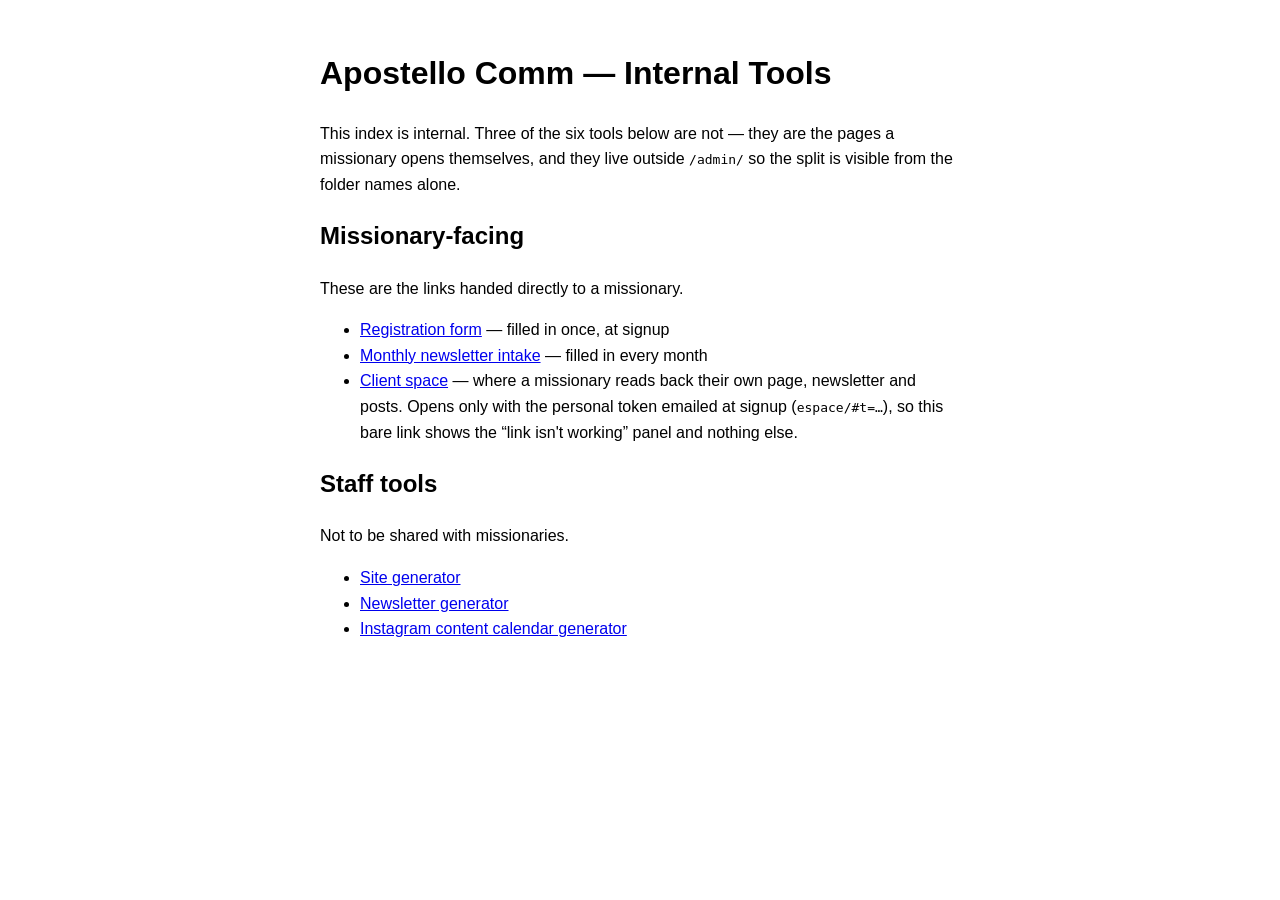
<file: index.html>
<!DOCTYPE html>
<html lang="en">
<head>
<meta charset="UTF-8">
<meta name="viewport" content="width=device-width, initial-scale=1.0">
<title>Apostello Comm — Internal Tools</title>
</head>
<body style="font-family: -apple-system, BlinkMacSystemFont, 'Segoe UI', Roboto, Helvetica, Arial, sans-serif; max-width: 40rem; margin: 3rem auto; padding: 0 1.25rem; line-height: 1.6;">
<h1>Apostello Comm — Internal Tools</h1>
<p>This index is internal. Three of the six tools below are not — they are the
pages a missionary opens themselves, and they live outside
<code>/admin/</code> so the split is visible from the folder names alone.</p>

<h2>Missionary-facing</h2>
<p>These are the links handed directly to a missionary.</p>
<ul>
  <li><a href="registration/">Registration form</a> — filled in once, at signup</li>
  <li><a href="newsletter-intake/">Monthly newsletter intake</a> — filled in every month</li>
  <li><a href="espace/">Client space</a> — where a missionary reads back their own
      page, newsletter and posts. Opens only with the personal token emailed at
      signup (<code>espace/#t=…</code>), so this bare link shows the
      &ldquo;link isn't working&rdquo; panel and nothing else.</li>
</ul>

<h2>Staff tools</h2>
<p>Not to be shared with missionaries.</p>
<ul>
  <li><a href="admin/site-generator/">Site generator</a></li>
  <li><a href="admin/newsletter/">Newsletter generator</a></li>
  <li><a href="admin/instagram-calendar/">Instagram content calendar generator</a></li>
</ul>
</body>
</html>
</file>
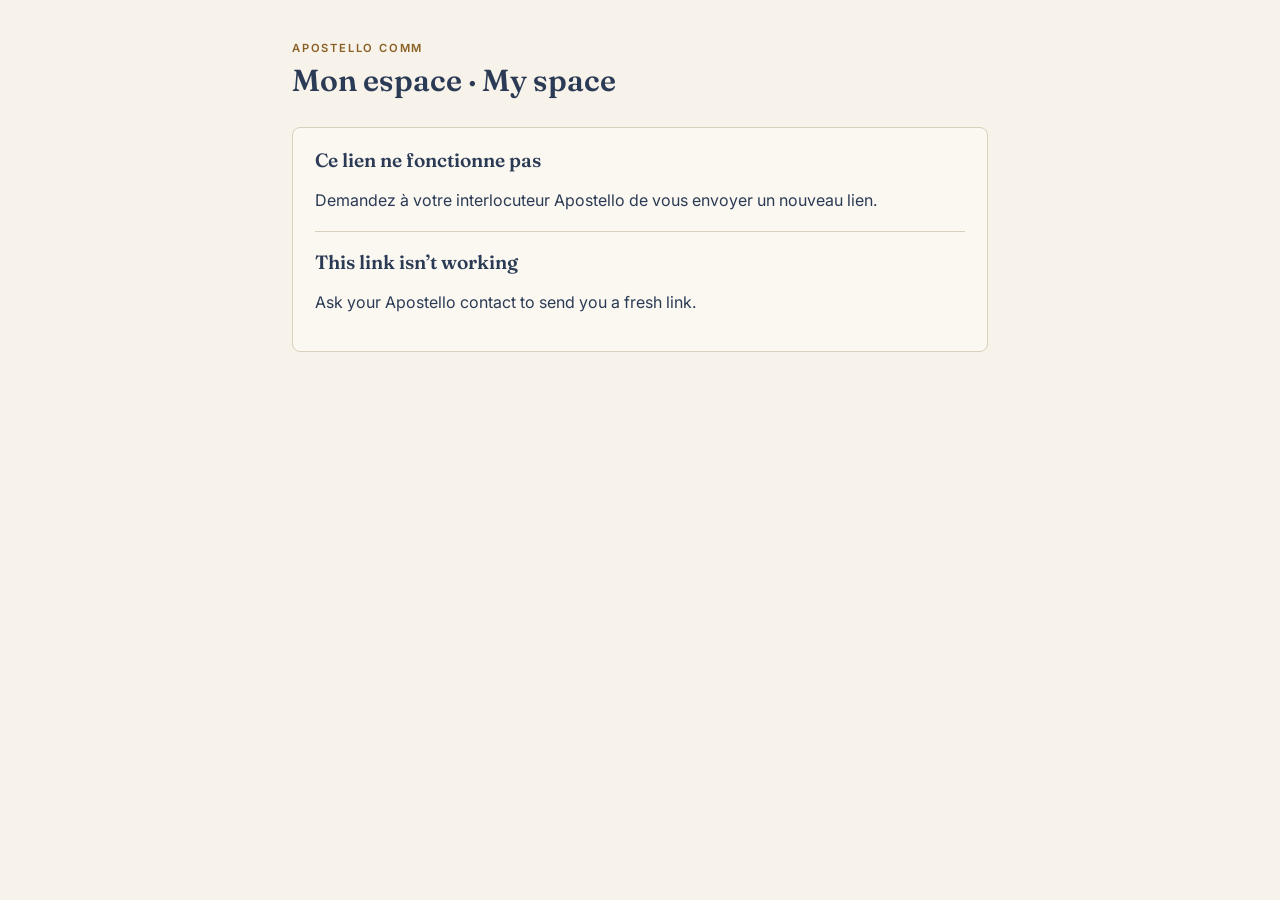
<file: espace/index.html>
<!DOCTYPE html>
<html lang="en">
<head>
<meta charset="UTF-8">
<meta name="viewport" content="width=device-width, initial-scale=1.0">
<!-- Opened by the missionary, never by staff. The token arrives in the URL
     fragment (#t=...), which is not sent in the Referer header and does
     not reach server logs. Nothing here is indexable and nothing should be
     cached by a search engine. -->
<meta name="robots" content="noindex, nofollow">
<title>My space — Apostello Comm</title>
<link rel="preconnect" href="https://fonts.googleapis.com">
<link rel="preconnect" href="https://fonts.gstatic.com" crossorigin>
<link href="https://fonts.googleapis.com/css2?family=Fraunces:opsz,wght@9..144,500;9..144,600&family=Inter:wght@400;500;600&display=swap" rel="stylesheet">
<link rel="stylesheet" href="style.css">
</head>
<body>
<main class="wrap">

  <header class="masthead">
    <p class="eyebrow">Apostello Comm</p>
    <!-- Both languages until the backend tells us which one this client
         reads; replaced by the greeting on success, kept as-is on a
         refusal, where we never find out. -->
    <h1 id="greeting">Mon espace · My space</h1>
    <p class="lede" id="lede">Chargement… · Loading…</p>
  </header>

  <!-- Shown when the token is missing, wrong, or no longer in the sheet, and
       when the backend can't be reached. We don't know the reader's
       language at this point, so both are shown. -->
  <section id="no-access" class="panel panel-quiet" hidden>
    <h2 id="no-access-title">Ce lien ne fonctionne pas</h2>
    <p id="no-access-body"></p>
    <hr class="rule">
    <h2 id="no-access-title-en" lang="en">This link isn’t working</h2>
    <p id="no-access-body-en" lang="en"></p>
  </section>

  <section id="content" hidden>

    <section class="panel">
      <h2 id="site-title">My page</h2>
      <p id="site-body"></p>
      <p id="site-link-wrap" hidden><a id="site-link" class="pill" href="#" target="_blank" rel="noopener">Open my page</a></p>
    </section>

    <!-- A sensitive profile reaches this instead of generated content. See
         getClientSpace() in backend/apocomm_backend.gs for why. -->
    <section id="human-only" class="panel panel-quiet" hidden>
      <h2 id="human-only-title">Your content is prepared with your contact</h2>
      <p id="human-only-body"></p>
    </section>

    <section id="month-section" class="panel" hidden>
      <div class="month-head">
        <h2 id="month-title">This month</h2>
        <label class="month-pick">
          <span id="month-label">Month</span>
          <select id="month-select"></select>
        </label>
      </div>

      <article class="block">
        <h3 id="newsletter-title">My newsletter</h3>
        <p class="block-note" id="newsletter-note"></p>
        <p class="subject-line"><strong id="subject-label">Subject:</strong> <span id="newsletter-subject"></span></p>
        <pre id="newsletter-body" class="output"></pre>
        <!-- Only shown when something was actually marked. -->
        <p id="generated-legend" class="generated-legend" hidden><span id="generated-legend-text"></span></p>
        <button type="button" class="pill pill-ghost" id="copy-newsletter">Copy</button>
      </article>

      <article class="block">
        <h3 id="instagram-title">My posts</h3>
        <p class="block-note" id="instagram-note"></p>
        <div id="instagram-posts" class="posts"></div>
        <button type="button" class="pill pill-ghost" id="copy-instagram">Copy all</button>
      </article>

      <p id="copy-status" class="copy-status" role="status"></p>
    </section>

    <!-- The record loaded but the generators threw. Distinct from no-access:
         the page is theirs, their news is safe, only the assembly failed. -->
    <section id="render-failed" class="panel panel-quiet" hidden>
      <h2 id="render-failed-title"></h2>
      <p id="render-failed-body"></p>
    </section>

    <section id="no-month" class="panel panel-quiet" hidden>
      <h2 id="no-month-title">Nothing yet</h2>
      <p id="no-month-body"></p>
    </section>

  </section>

  <footer class="foot" id="foot">
    <p id="foot-note"></p>
  </footer>

</main>

<script src="../shared/apocomm-config.js"></script>
<script src="../shared/apocomm-backend.js"></script>
<script src="../shared/apocomm-common.js"></script>
<script src="../shared/newsletter-core.js"></script>
<script src="../shared/instagram-core.js"></script>
<script src="app.js"></script>
</body>
</html>
</file>
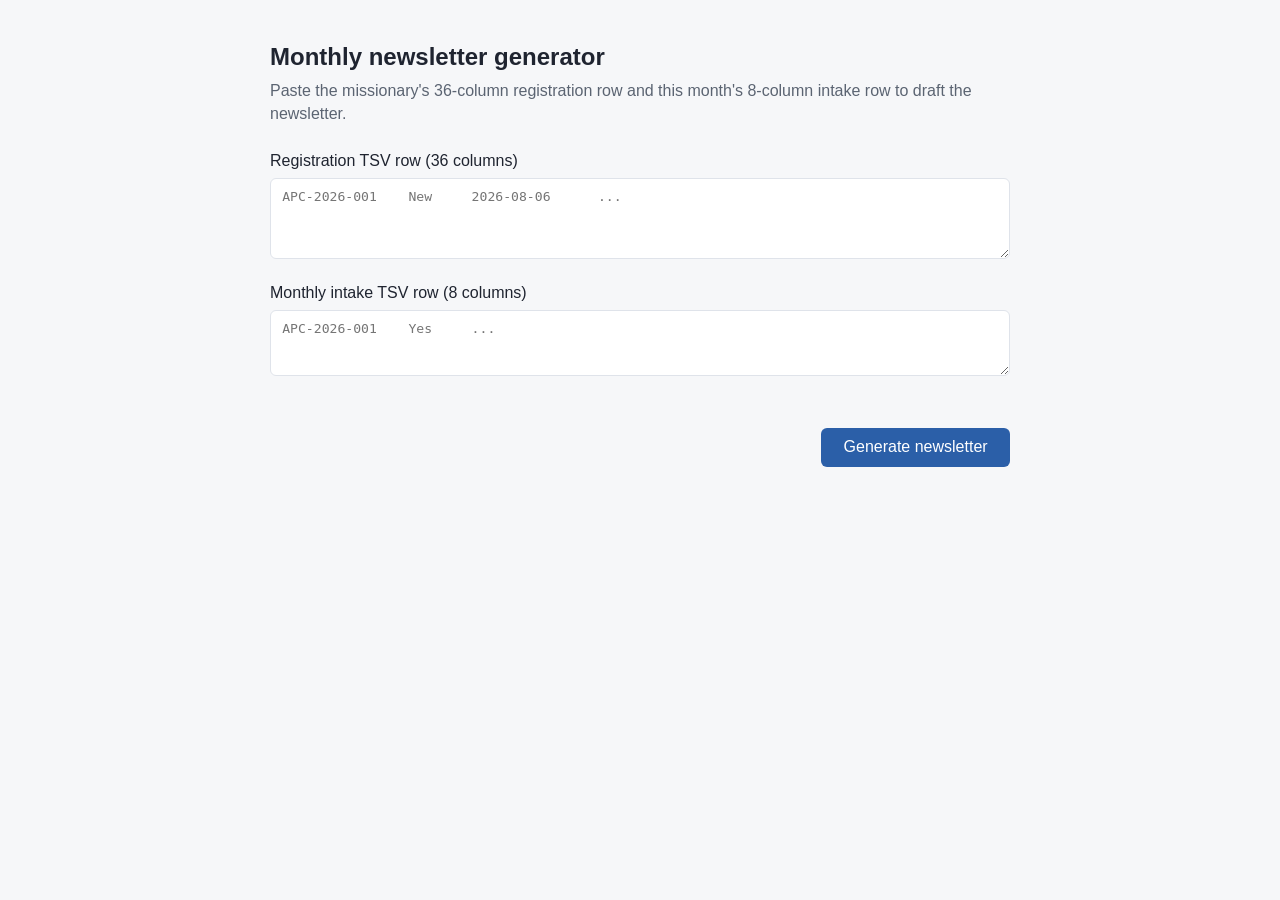
<file: newsletter-generator/index.html>
<!DOCTYPE html>
<html lang="en">
<head>
<meta charset="UTF-8">
<meta name="viewport" content="width=device-width, initial-scale=1.0">
<title>Apostello Comm — Newsletter Generator</title>
<link rel="stylesheet" href="style.css">
</head>
<body>
<div class="page">
  <header class="page-header">
    <h1>Monthly newsletter generator</h1>
    <p class="subtitle">Paste the missionary's 36-column registration row and this month's 8-column intake row to draft the newsletter.</p>
  </header>

  <div class="field">
    <label for="reg-input">Registration TSV row (36 columns)</label>
    <textarea id="reg-input" rows="4" spellcheck="false" placeholder="APC-2026-001&#9;New&#9;2026-08-06&#9;..."></textarea>
  </div>

  <div class="field">
    <label for="intake-input">Monthly intake TSV row (8 columns)</label>
    <textarea id="intake-input" rows="3" spellcheck="false" placeholder="APC-2026-001&#9;Yes&#9;..."></textarea>
  </div>

  <p class="error" id="parse-error"></p>

  <div class="form-actions">
    <button type="button" id="generate-btn">Generate newsletter</button>
  </div>

  <div id="mismatch-warning" class="mismatch-warning" hidden></div>

  <div id="blocked-message" class="blocked-banner" hidden></div>

  <div id="security-decision" class="security-decision" hidden></div>

  <section id="success-panel" class="success-panel" hidden>
    <h2>Draft — ready to paste into Mailchimp's Campaign Builder</h2>

    <div class="field">
      <label for="subject-output">Subject line</label>
      <input type="text" id="subject-output" readonly>
      <button type="button" id="copy-subject-btn">Copy subject</button>
    </div>

    <div class="field">
      <label for="body-output">Plain text body</label>
      <textarea id="body-output" readonly rows="16"></textarea>
      <button type="button" id="copy-body-btn">Copy body</button>
      <span id="action-status" class="action-status" aria-live="polite"></span>
    </div>
  </section>
</div>

<script src="app.js"></script>
</body>
</html>
</file>
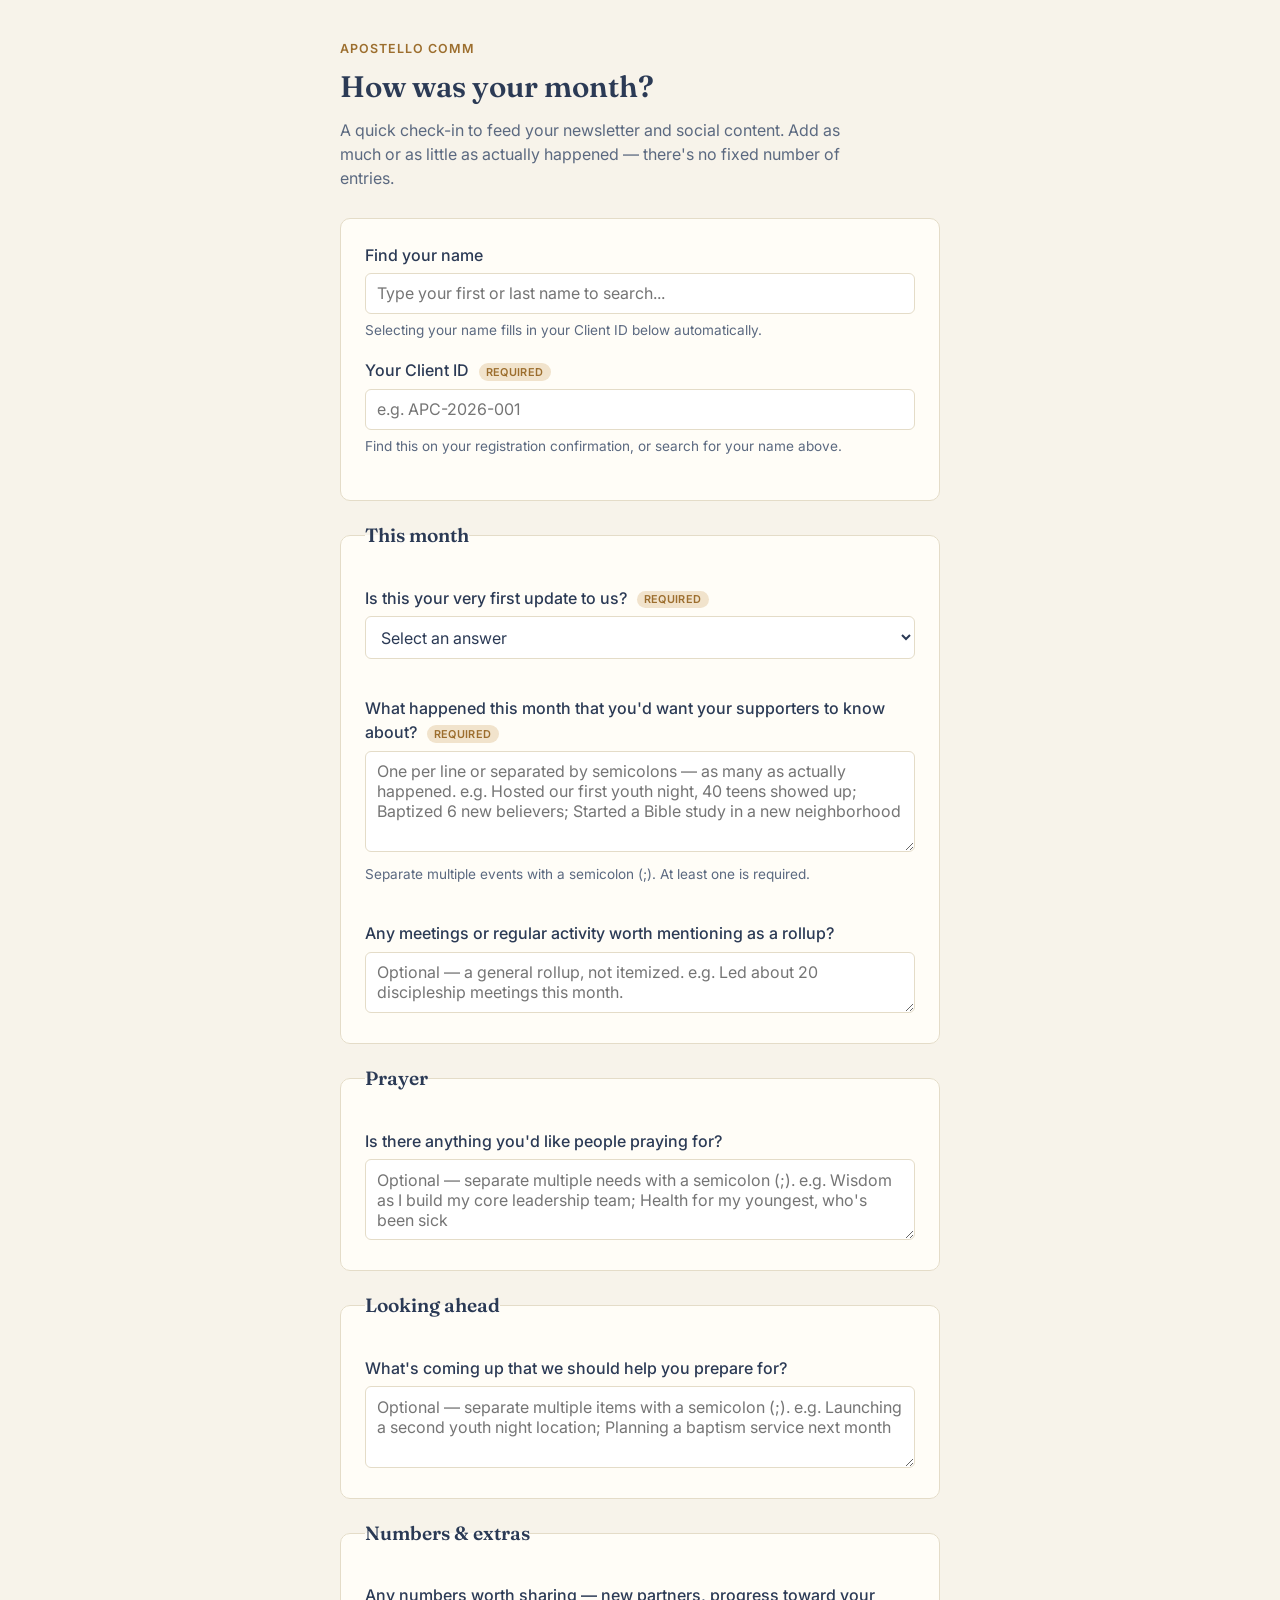
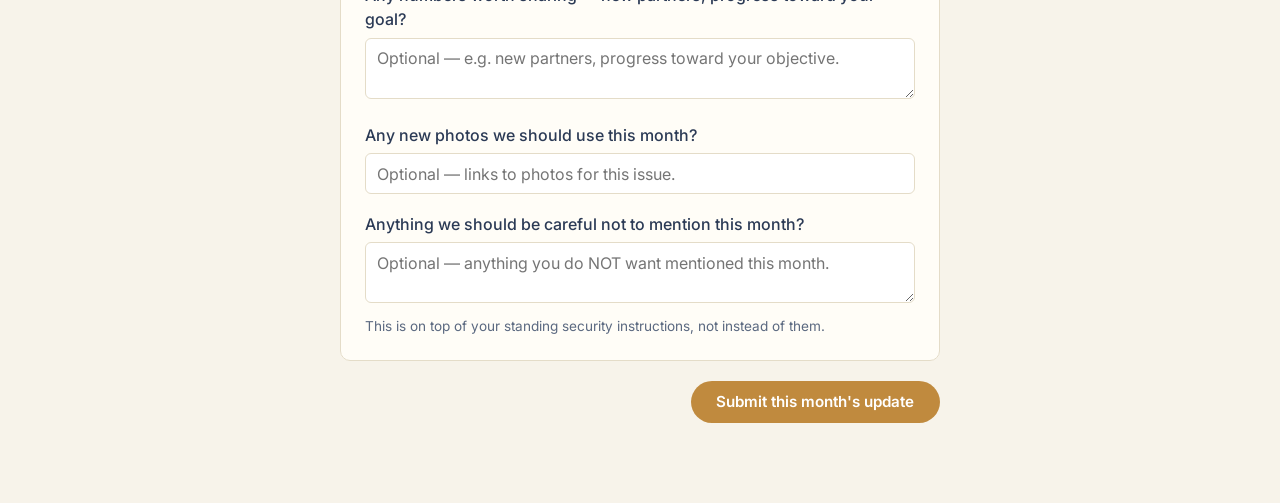
<file: newsletter-intake/index.html>
<!DOCTYPE html>
<html lang="en">
<head>
<meta charset="UTF-8">
<meta name="viewport" content="width=device-width, initial-scale=1.0">
<title>Apostello Comm — Monthly Newsletter Intake</title>
<link rel="preconnect" href="https://fonts.googleapis.com">
<link rel="preconnect" href="https://fonts.gstatic.com" crossorigin>
<link href="https://fonts.googleapis.com/css2?family=Fraunces:opsz,wght@9..144,500;9..144,600&family=Inter:wght@400;500;600;700&display=swap" rel="stylesheet">
<link rel="stylesheet" href="style.css">
</head>
<body>
<div class="page">
  <header class="page-header">
    <p class="eyebrow">Apostello Comm</p>
    <h1>How was your month?</h1>
    <p class="subtitle">A quick check-in to feed your newsletter and social content. Add as much or as little as actually happened — there's no fixed number of entries.</p>
  </header>

  <form id="intake-form" novalidate>
    <section class="panel">
      <div class="field client-lookup">
        <label for="client-search">Find your name</label>
        <input type="text" id="client-search" autocomplete="off" placeholder="Type your first or last name to search...">
        <ul id="client-results" class="client-results" role="listbox" hidden></ul>
        <p class="hint">Selecting your name fills in your Client ID below automatically.</p>
        <p id="backend-warning" class="backend-warning" hidden></p>
      </div>

      <div class="field">
        <label for="ClientID">Your Client ID <span class="tag-required">required</span></label>
        <input type="text" id="ClientID" name="ClientID" placeholder="e.g. APC-2026-001" required>
        <p class="hint">Find this on your registration confirmation, or search for your name above.</p>
        <p class="error" data-error-for="ClientID"></p>
      </div>
    </section>

    <fieldset class="panel">
      <legend>This month</legend>

      <div class="field">
        <label for="IsFirstNewsletter">Is this your very first update to us? <span class="tag-required">required</span></label>
        <select id="IsFirstNewsletter" name="IsFirstNewsletter" required>
          <option value="" disabled selected>Select an answer</option>
          <option value="Yes">Yes</option>
          <option value="No">No</option>
        </select>
        <p class="error" data-error-for="IsFirstNewsletter"></p>
      </div>

      <div class="field">
        <label for="Events">What happened this month that you'd want your supporters to know about? <span class="tag-required">required</span></label>
        <textarea id="Events" name="Events" rows="4"
          placeholder="One per line or separated by semicolons — as many as actually happened. e.g. Hosted our first youth night, 40 teens showed up; Baptized 6 new believers; Started a Bible study in a new neighborhood"></textarea>
        <p class="hint">Separate multiple events with a semicolon (;). At least one is required.</p>
        <p class="error" data-error-for="Events"></p>
      </div>

      <div class="field">
        <label for="MeetingsSummary">Any meetings or regular activity worth mentioning as a rollup?</label>
        <textarea id="MeetingsSummary" name="MeetingsSummary" rows="2"
          placeholder="Optional — a general rollup, not itemized. e.g. Led about 20 discipleship meetings this month."></textarea>
      </div>
    </fieldset>

    <fieldset class="panel">
      <legend>Prayer</legend>

      <div class="field">
        <label for="PrayerNeeds">Is there anything you'd like people praying for?</label>
        <textarea id="PrayerNeeds" name="PrayerNeeds" rows="3"
          placeholder="Optional — separate multiple needs with a semicolon (;). e.g. Wisdom as I build my core leadership team; Health for my youngest, who's been sick"></textarea>
      </div>
    </fieldset>

    <fieldset class="panel">
      <legend>Looking ahead</legend>

      <div class="field">
        <label for="UpcomingProjects">What's coming up that we should help you prepare for?</label>
        <textarea id="UpcomingProjects" name="UpcomingProjects" rows="3"
          placeholder="Optional — separate multiple items with a semicolon (;). e.g. Launching a second youth night location; Planning a baptism service next month"></textarea>
      </div>
    </fieldset>

    <fieldset class="panel">
      <legend>Numbers &amp; extras</legend>

      <div class="field">
        <label for="NumbersUpdate">Any numbers worth sharing — new partners, progress toward your goal?</label>
        <textarea id="NumbersUpdate" name="NumbersUpdate" rows="2"
          placeholder="Optional — e.g. new partners, progress toward your objective."></textarea>
      </div>

      <div class="field">
        <label for="NewPhotoLinks">Any new photos we should use this month?</label>
        <input type="text" id="NewPhotoLinks" name="NewPhotoLinks" placeholder="Optional — links to photos for this issue.">
      </div>

      <div class="field">
        <label for="AnythingToAvoid">Anything we should be careful not to mention this month?</label>
        <textarea id="AnythingToAvoid" name="AnythingToAvoid" rows="2"
          placeholder="Optional — anything you do NOT want mentioned this month."></textarea>
        <p class="hint">This is on top of your standing security instructions, not instead of them.</p>
      </div>
    </fieldset>

    <div class="form-actions">
      <button type="submit" class="btn-primary">Submit this month's update</button>
    </div>
  </form>

  <div id="not-found-message" class="blocked-banner" hidden></div>

  <div id="blocked-message" class="blocked-banner" hidden></div>

  <section id="result" class="result" hidden>
    <p class="eyebrow">Saved</p>
    <h2>Got it, thank you</h2>
    <details class="tsv-details">
      <summary>Show raw data row (for re-pasting into the standalone tools later)</summary>
      <div class="field">
        <label for="tsv-output">TSV row — 10 columns</label>
        <textarea id="tsv-output" readonly rows="3"></textarea>
        <button type="button" id="copy-btn" class="btn-secondary">Copy to clipboard</button>
        <span id="copy-status" class="copy-status" aria-live="polite"></span>
      </div>
    </details>
  </section>

  <section id="results-screen" class="results-screen" hidden>
    <header class="results-header">
      <p class="eyebrow">Ready</p>
      <h2>Your newsletter and Instagram calendar</h2>
      <p class="result-intro">Generated automatically from what you just shared — no extra steps needed.</p>
    </header>

    <section class="output-block">
      <h3>Newsletter</h3>
      <div id="newsletter-security-decision" class="security-decision" hidden></div>
      <div class="field">
        <label for="newsletter-subject-output">Subject line</label>
        <input type="text" id="newsletter-subject-output" readonly>
        <button type="button" id="copy-newsletter-subject-btn" class="btn-secondary">Copy subject</button>
      </div>
      <div class="field">
        <label for="newsletter-body-output">Plain text body</label>
        <textarea id="newsletter-body-output" readonly rows="16"></textarea>
        <button type="button" id="copy-newsletter-body-btn" class="btn-secondary">Copy body</button>
        <span id="newsletter-action-status" class="copy-status" aria-live="polite"></span>
      </div>
    </section>

    <section class="output-block">
      <h3>Instagram content calendar</h3>
      <div id="instagram-security-decision" class="security-decision" hidden></div>
      <div id="instagram-error" class="blocked-banner" hidden></div>
      <div id="instagram-view" class="calendar-view"></div>
      <div class="field" id="instagram-output-field" hidden>
        <label for="instagram-output">Plain-text version (for copy/paste)</label>
        <textarea id="instagram-output" readonly rows="16"></textarea>
        <button type="button" id="copy-instagram-btn" class="btn-secondary">Copy plain text</button>
        <span id="instagram-action-status" class="copy-status" aria-live="polite"></span>
      </div>
    </section>
  </section>
</div>

<script src="../shared/apocomm-config.js"></script>
<script src="../shared/apocomm-common.js"></script>
<script src="../shared/apocomm-backend.js"></script>
<script src="../shared/newsletter-core.js"></script>
<script src="../shared/instagram-core.js"></script>
<script src="app.js"></script>
</body>
</html>
</file>
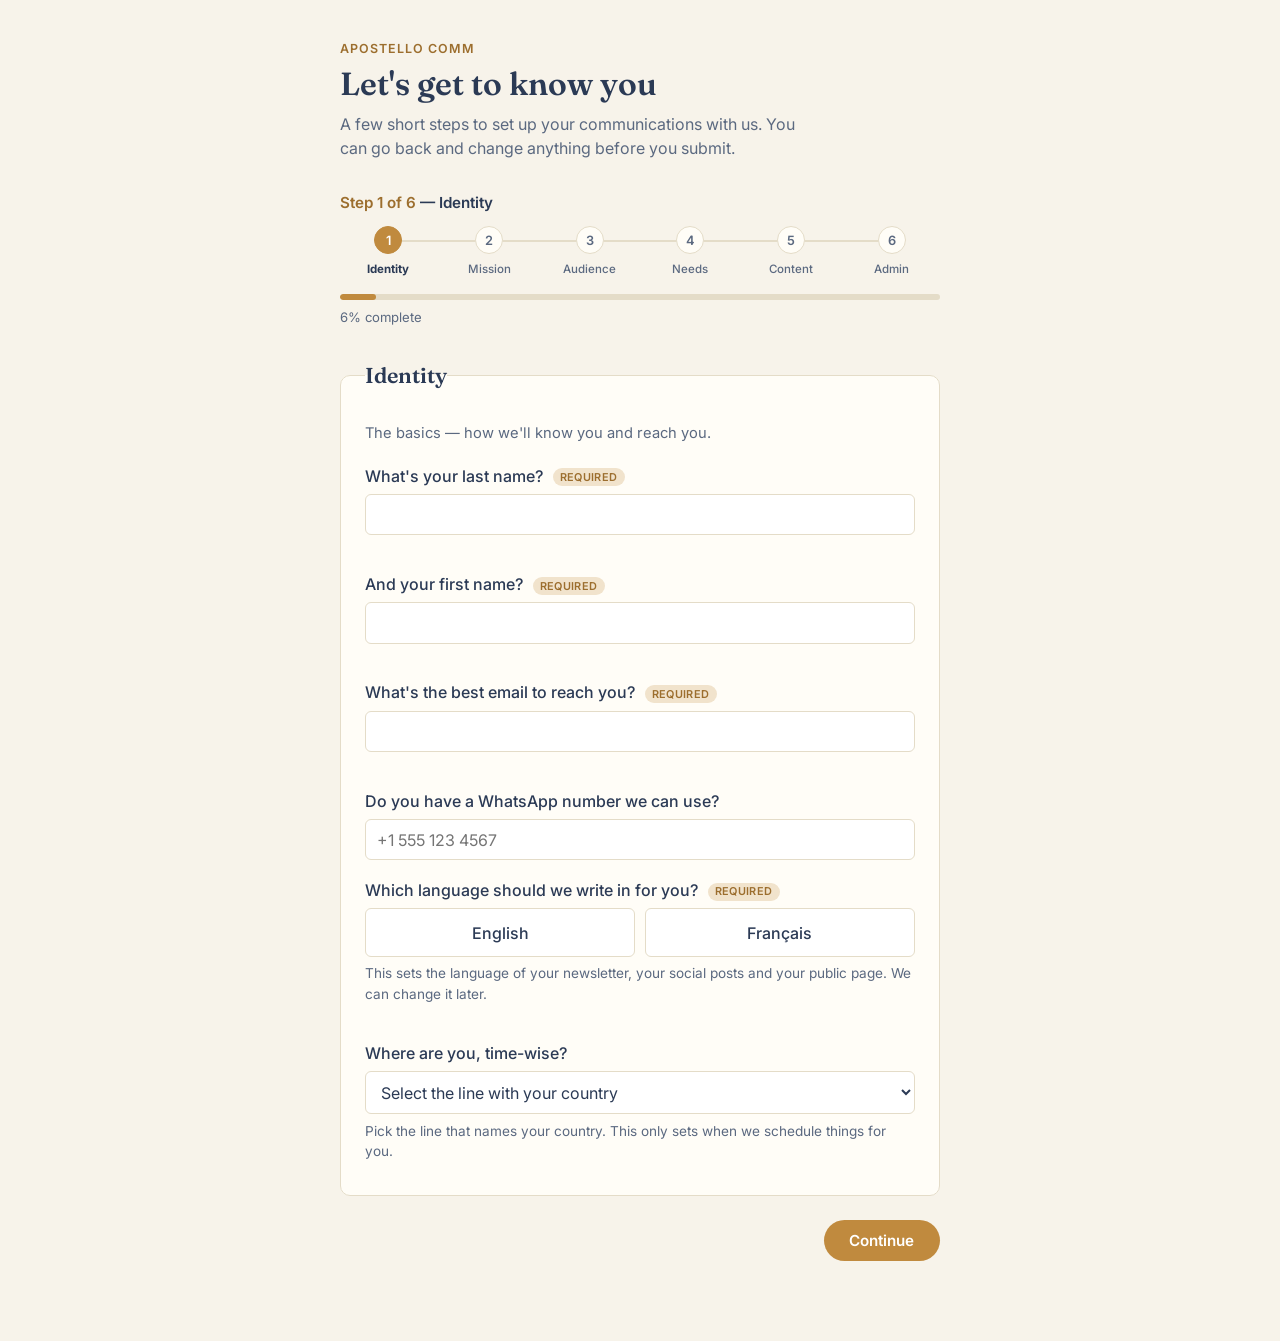
<file: registration/index.html>
<!DOCTYPE html>
<html lang="en">
<head>
<meta charset="UTF-8">
<meta name="viewport" content="width=device-width, initial-scale=1.0">
<title>Apostello Comm — Missionary Self-Registration</title>
<link rel="preconnect" href="https://fonts.googleapis.com">
<link rel="preconnect" href="https://fonts.gstatic.com" crossorigin>
<link href="https://fonts.googleapis.com/css2?family=Fraunces:opsz,wght@9..144,500;9..144,600&family=Inter:wght@400;500;600;700&display=swap" rel="stylesheet">
<link rel="stylesheet" href="style.css">
</head>
<body>
<div class="page">
  <header class="page-header">
    <p class="eyebrow">Apostello Comm</p>
    <h1>Let's get to know you</h1>
    <p class="subtitle">A few short steps to set up your communications with us. You can go back and change anything before you submit.</p>
  </header>

  <nav class="step-indicator" aria-label="Registration steps">
    <p class="step-current-label"><span id="step-position">Step 1 of 6</span> — <span id="step-current-name">Identity</span></p>
    <ol id="step-list">
      <li class="step-indicator-item" data-step-index="0"><span class="step-dot"><span class="step-num">1</span></span><span class="step-name">Identity</span></li>
      <li class="step-indicator-item" data-step-index="1"><span class="step-dot"><span class="step-num">2</span></span><span class="step-name">Mission</span></li>
      <li class="step-indicator-item" data-step-index="2"><span class="step-dot"><span class="step-num">3</span></span><span class="step-name">Audience</span></li>
      <li class="step-indicator-item" data-step-index="3"><span class="step-dot"><span class="step-num">4</span></span><span class="step-name">Needs</span></li>
      <li class="step-indicator-item" data-step-index="4"><span class="step-dot"><span class="step-num">5</span></span><span class="step-name">Content</span></li>
      <li class="step-indicator-item" data-step-index="5"><span class="step-dot"><span class="step-num">6</span></span><span class="step-name">Admin</span></li>
    </ol>
    <div class="progress-track" role="progressbar" aria-label="Profile completion" aria-valuemin="0" aria-valuemax="100" aria-valuenow="0" id="progress-track">
      <div class="progress-fill" id="progress-fill"></div>
    </div>
    <p class="progress-label" id="progress-label">0% complete</p>
  </nav>

  <form id="registration-form" novalidate>

    <fieldset class="step" data-step-index="0">
      <legend>Identity</legend>
      <p class="step-intro">The basics — how we'll know you and reach you.</p>

      <div class="field">
        <label for="LastName">What's your last name? <span class="tag-required">required</span></label>
        <input type="text" id="LastName" name="LastName" required>
        <p class="error" data-error-for="LastName"></p>
      </div>

      <div class="field">
        <label for="FirstName">And your first name? <span class="tag-required">required</span></label>
        <input type="text" id="FirstName" name="FirstName" required>
        <p class="error" data-error-for="FirstName"></p>
      </div>

      <div class="field">
        <label for="Email">What's the best email to reach you? <span class="tag-required">required</span></label>
        <input type="email" id="Email" name="Email" required>
        <p class="error" data-error-for="Email"></p>
      </div>

      <div class="field">
        <label for="WhatsAppPhone">Do you have a WhatsApp number we can use?</label>
        <input type="tel" id="WhatsAppPhone" name="WhatsAppPhone" placeholder="+1 555 123 4567">
      </div>

      <div class="field">
        <span class="group-label" id="PrimaryLanguage-label">Which language should we write in for you? <span class="tag-required">required</span></span>
        <div class="lang-choice" role="radiogroup" aria-labelledby="PrimaryLanguage-label">
          <label class="lang-option">
            <input type="radio" name="PrimaryLanguage" value="English" required>
            <span>English</span>
          </label>
          <label class="lang-option">
            <input type="radio" name="PrimaryLanguage" value="French" required>
            <span>Français</span>
          </label>
        </div>
        <p class="hint">This sets the language of your newsletter, your social posts and your public page. We can change it later.</p>
        <p class="error" data-error-for="PrimaryLanguage"></p>
      </div>

      <div class="field">
        <label for="Timezone">Where are you, time-wise?</label>
        <!-- A picker, not a free text box. "UTC+2" is how the Sheet stores
             this, but almost nobody knows their own offset by heart, and
             the old field collected things like "Kenya" that the stored
             format does not accept. Options are labelled by country so a
             missionary picks the line with their country in it; the value
             submitted is still the UTC±X the Dictionnaire expects.
             Standard offsets only — daylight saving is not modelled, and
             this field only informs send/call scheduling. -->
        <select id="Timezone" name="Timezone">
          <option value="">Select the line with your country</option>
          <option value="UTC-11">American Samoa, Niue (UTC-11)</option>
          <option value="UTC-10">Hawaii, French Polynesia, Cook Islands (UTC-10)</option>
          <option value="UTC-9">Alaska, Gambier Islands (UTC-9)</option>
          <option value="UTC-8">Canada &amp; USA — Pacific (UTC-8)</option>
          <option value="UTC-7">Canada &amp; USA — Mountain, north-west Mexico (UTC-7)</option>
          <option value="UTC-6">Canada &amp; USA — Central, Mexico, Guatemala, Honduras, El Salvador, Nicaragua, Costa Rica, Belize (UTC-6)</option>
          <option value="UTC-5">Canada &amp; USA — Eastern, Colombia, Peru, Ecuador, Panama, Cuba, Haiti, Jamaica (UTC-5)</option>
          <option value="UTC-4">Bolivia, Venezuela, Chile, Paraguay, Dominican Republic, Guyana, Atlantic Canada (UTC-4)</option>
          <option value="UTC-3">Brazil (east), Argentina, Uruguay, Suriname, French Guiana, Greenland (UTC-3)</option>
          <option value="UTC-2">Fernando de Noronha, South Georgia (UTC-2)</option>
          <option value="UTC-1">Cape Verde, Azores (UTC-1)</option>
          <option value="UTC+0">United Kingdom, Ireland, Portugal, Iceland, Senegal, Mali, Ghana, Côte d'Ivoire, Burkina Faso, Guinea, Liberia, Sierra Leone, Togo, Gambia, Mauritania (UTC+0)</option>
          <option value="UTC+1">France, Spain, Germany, Italy, Belgium, Switzerland, Netherlands, Poland, Nigeria, Niger, Chad, Cameroon, Benin, Gabon, Congo, DR Congo (west), Angola, Algeria, Tunisia, Morocco (UTC+1)</option>
          <option value="UTC+2">Egypt, South Africa, Zimbabwe, Zambia, Malawi, Mozambique, Botswana, Namibia, Rwanda, Burundi, DR Congo (east), Sudan, Libya, Greece, Finland, Romania, Ukraine, Israel, Lebanon, Jordan (UTC+2)</option>
          <option value="UTC+3">Kenya, Tanzania, Uganda, Ethiopia, Somalia, South Sudan, Eritrea, Djibouti, Madagascar, Comoros, Saudi Arabia, Iraq, Kuwait, Qatar, Bahrain, Yemen, Türkiye, Russia (Moscow) (UTC+3)</option>
          <option value="UTC+3:30">Iran (UTC+3:30)</option>
          <option value="UTC+4">United Arab Emirates, Oman, Georgia, Armenia, Azerbaijan, Mauritius, Seychelles, Réunion (UTC+4)</option>
          <option value="UTC+4:30">Afghanistan (UTC+4:30)</option>
          <option value="UTC+5">Pakistan, Uzbekistan, Turkmenistan, Tajikistan, Maldives, Kazakhstan (west) (UTC+5)</option>
          <option value="UTC+5:30">India, Sri Lanka (UTC+5:30)</option>
          <option value="UTC+5:45">Nepal (UTC+5:45)</option>
          <option value="UTC+6">Bangladesh, Bhutan, Kyrgyzstan, Kazakhstan (east) (UTC+6)</option>
          <option value="UTC+6:30">Myanmar, Cocos Islands (UTC+6:30)</option>
          <option value="UTC+7">Thailand, Vietnam, Cambodia, Laos, Indonesia (west), Mongolia (west) (UTC+7)</option>
          <option value="UTC+8">China, Philippines, Malaysia, Singapore, Taiwan, Hong Kong, Mongolia, Brunei, Indonesia (central), Australia (west) (UTC+8)</option>
          <option value="UTC+9">Japan, South Korea, Timor-Leste, Palau, Indonesia (east) (UTC+9)</option>
          <option value="UTC+9:30">Australia — Northern Territory, South Australia (UTC+9:30)</option>
          <option value="UTC+10">Australia (east), Papua New Guinea, Guam, Micronesia (UTC+10)</option>
          <option value="UTC+11">Solomon Islands, Vanuatu, New Caledonia (UTC+11)</option>
          <option value="UTC+12">New Zealand, Fiji, Marshall Islands, Kiribati, Tuvalu (UTC+12)</option>
          <option value="UTC+13">Samoa, Tonga (UTC+13)</option>
        </select>
        <p class="hint">Pick the line that names your country. This only sets when we schedule things for you.</p>
      </div>
    </fieldset>

    <fieldset class="step" data-step-index="1" hidden>
      <legend>Mission</legend>
      <p class="step-intro">Tell us where you're headed and what you'll be doing.</p>

      <div class="field">
        <label for="SendingOrganization">Who is your sending organization? <span class="tag-required">required</span></label>
        <input type="text" id="SendingOrganization" name="SendingOrganization" required>
        <p class="error" data-error-for="SendingOrganization"></p>
      </div>

      <div class="field">
        <label for="CountryOfService">Where will you be serving? <span class="tag-required">required</span></label>
        <input type="text" id="CountryOfService" name="CountryOfService" required>
        <p class="error" data-error-for="CountryOfService"></p>
      </div>

      <div class="field">
        <label for="CityOfService">Which city, if you know it yet?</label>
        <input type="text" id="CityOfService" name="CityOfService">
      </div>

      <div class="field">
        <label for="MinistryType">What kind of ministry will you be doing? <span class="tag-required">required</span></label>
        <input type="text" id="MinistryType" name="MinistryType" required placeholder="e.g. Church planting, Medical, Education">
        <p class="error" data-error-for="MinistryType"></p>
      </div>

      <div class="field">
        <label for="DepartureDate">When do you leave? <span class="tag-required">required</span></label>
        <input type="date" id="DepartureDate" name="DepartureDate" required>
        <p class="error" data-error-for="DepartureDate"></p>
      </div>

      <div class="field">
        <label for="CommitmentDuration">How long is your commitment?</label>
        <input type="text" id="CommitmentDuration" name="CommitmentDuration" placeholder="e.g. 2 years">
      </div>

      <div class="field">
        <label for="MissionSummary">Tell us about your mission, in your own words. <span class="tag-required">required</span></label>
        <textarea id="MissionSummary" name="MissionSummary" rows="5" required
          placeholder="Describe your field, your ministry, and anything we should know."></textarea>
        <p class="hint">If your situation calls for discretion — a restricted-access country, a sensitive location — just say so here. We'll have someone review your profile before anything is shared publicly.</p>
        <p class="error" data-error-for="MissionSummary"></p>
      </div>
    </fieldset>

    <fieldset class="step" data-step-index="2" hidden>
      <legend>Audience</legend>
      <p class="step-intro">Who's already supporting you, and how do we reach them?</p>

      <div class="field">
        <label for="CurrentPartnersCount">How many partners do you currently have? <span class="tag-required">required</span></label>
        <input type="number" id="CurrentPartnersCount" name="CurrentPartnersCount" min="0" step="1" required>
        <p class="error" data-error-for="CurrentPartnersCount"></p>
      </div>

      <div class="field">
        <label for="AudienceSegments">Who makes up your support network?</label>
        <input type="text" id="AudienceSegments" name="AudienceSegments" placeholder="e.g. Church; Family; Monthly donors">
      </div>

      <div class="field">
        <label for="ExistingEmailList">Do you already have an email list somewhere?</label>
        <input type="text" id="ExistingEmailList" name="ExistingEmailList" placeholder="e.g. Mailchimp, ~300 contacts">
      </div>
    </fieldset>

    <fieldset class="step" data-step-index="3" hidden>
      <legend>Needs</legend>
      <p class="step-intro">What would help you most, and how often?</p>

      <div class="field">
        <label for="MainObjective">What do you want your communication to achieve? <span class="tag-required">required</span></label>
        <textarea id="MainObjective" name="MainObjective" rows="3" required
          placeholder="What do you want your communication to achieve?"></textarea>
        <p class="error" data-error-for="MainObjective"></p>
      </div>

      <div class="field">
        <span class="group-label">Which services would help you most? <span class="tag-required">required</span></span>
        <div class="checkbox-grid">
          <label><input type="checkbox" name="RequestedServices" value="Newsletter"> Newsletter</label>
          <label><input type="checkbox" name="RequestedServices" value="Social media"> Social media</label>
          <label><input type="checkbox" name="RequestedServices" value="Website"> Website</label>
          <label><input type="checkbox" name="RequestedServices" value="Photography"> Photography</label>
          <label><input type="checkbox" name="RequestedServices" value="Video"> Video</label>
          <label><input type="checkbox" name="RequestedServices" value="Prayer letters"> Prayer letters</label>
          <label><input type="checkbox" name="RequestedServices" value="Graphic design"> Graphic design</label>
          <label><input type="checkbox" name="RequestedServices" value="Translation"> Translation</label>
        </div>
        <p class="error" data-error-for="RequestedServices"></p>
      </div>

      <div class="field">
        <span class="group-label">Which channels should we use to reach your supporters? <span class="tag-required">required</span></span>
        <div class="checkbox-grid">
          <label><input type="checkbox" name="Channels" value="Email"> Email</label>
          <label><input type="checkbox" name="Channels" value="WhatsApp"> WhatsApp</label>
          <label><input type="checkbox" name="Channels" value="Facebook"> Facebook</label>
          <label><input type="checkbox" name="Channels" value="Instagram"> Instagram</label>
          <label><input type="checkbox" name="Channels" value="YouTube"> YouTube</label>
          <label><input type="checkbox" name="Channels" value="Printed newsletter"> Printed newsletter</label>
          <label><input type="checkbox" name="Channels" value="Website"> Website</label>
        </div>
        <p class="error" data-error-for="Channels"></p>
      </div>

      <div class="field">
        <label for="DesiredFrequency">How often would you like updates to go out? <span class="tag-required">required</span></label>
        <select id="DesiredFrequency" name="DesiredFrequency" required>
          <option value="" disabled selected>Select a frequency</option>
          <option value="Weekly">Weekly</option>
          <option value="Biweekly">Biweekly</option>
          <option value="Monthly">Monthly</option>
          <option value="Quarterly">Quarterly</option>
        </select>
        <p class="error" data-error-for="DesiredFrequency"></p>
      </div>
    </fieldset>

    <fieldset class="step" data-step-index="4" hidden>
      <legend>Content</legend>
      <p class="step-intro">A little about your voice and what you already have to work with. Nothing here is required.</p>

      <div class="field">
        <label for="DesiredTone">What tone feels most like you?</label>
        <select id="DesiredTone" name="DesiredTone">
          <option value="" selected>Select a tone (optional)</option>
          <option value="Warm / personal">Warm / personal</option>
          <option value="Formal">Formal</option>
          <option value="Inspirational">Inspirational</option>
          <option value="Informative">Informative</option>
          <option value="Storytelling">Storytelling</option>
        </select>
      </div>

      <div class="field">
        <label for="ExistingWritingLink">Any past writing we could look at?</label>
        <input type="url" id="ExistingWritingLink" name="ExistingWritingLink" placeholder="https://...">
      </div>

      <div class="field">
        <label for="PhotosLink">Somewhere we can find your photos?</label>
        <input type="url" id="PhotosLink" name="PhotosLink" placeholder="https://...">
      </div>
    </fieldset>

    <fieldset class="step" data-step-index="5" hidden>
      <legend>Admin</legend>
      <p class="step-intro">Just the practical details, and anything else you'd like us to know.</p>

      <div class="field">
        <label for="PackageOffer">Which package works for you? <span class="tag-required">required</span></label>
        <select id="PackageOffer" name="PackageOffer" required>
          <option value="" disabled selected>Select an offer</option>
          <option value="Starter">Starter</option>
          <option value="Essential">Essential</option>
          <option value="Premium">Premium</option>
          <option value="Custom">Custom</option>
        </select>
        <p class="error" data-error-for="PackageOffer"></p>
      </div>

      <div class="field">
        <label for="MonthlyBudget">What's your monthly budget, if you have one in mind?</label>
        <input type="number" id="MonthlyBudget" name="MonthlyBudget" min="0" step="0.01">
      </div>

      <div class="field">
        <label for="ContractStartDate">When should our work together begin? <span class="tag-required">required</span></label>
        <input type="date" id="ContractStartDate" name="ContractStartDate" required>
        <p class="error" data-error-for="ContractStartDate"></p>
      </div>

      <div class="field">
        <label for="Notes">Anything else we should know?</label>
        <textarea id="Notes" name="Notes" rows="3" placeholder="Optional"></textarea>
      </div>
    </fieldset>

    <div class="form-nav">
      <button type="button" id="back-btn" class="btn-secondary" hidden>Back</button>
      <button type="button" id="next-btn" class="btn-primary">Continue</button>
      <button type="submit" id="submit-btn" class="btn-primary" hidden>Submit registration</button>
    </div>
  </form>

  <section id="result" class="result" hidden>
    <p class="eyebrow">Thank you</p>
    <h2>Your profile is on its way</h2>

    <div id="security-banner" class="security-banner" hidden>
      <p class="security-banner-title">One more step, quietly, on our end</p>
      <p>Thank you for trusting us with that detail. Because of what you shared, a team member will review your profile by hand before anything about you is shared publicly — nothing goes out until that's done. This won't slow down the rest of your onboarding.</p>
    </div>

    <p class="completion-line" id="completion-line"></p>

    <details class="tsv-details">
      <summary>Show raw data row (for our records)</summary>
      <div class="field">
        <label for="tsv-output">TSV row — 36 columns, matching the spreadsheet format</label>
        <textarea id="tsv-output" readonly rows="4"></textarea>
        <button type="button" id="copy-btn" class="btn-secondary">Copy to clipboard</button>
        <span id="copy-status" class="copy-status" aria-live="polite"></span>
      </div>
    </details>

    <p id="save-status" class="save-status" aria-live="polite"></p>
  </section>
</div>

<script src="../shared/apocomm-config.js"></script>
<script src="../shared/apocomm-common.js"></script>
<script src="../shared/apocomm-backend.js"></script>
<script src="app.js"></script>
</body>
</html>
</file>
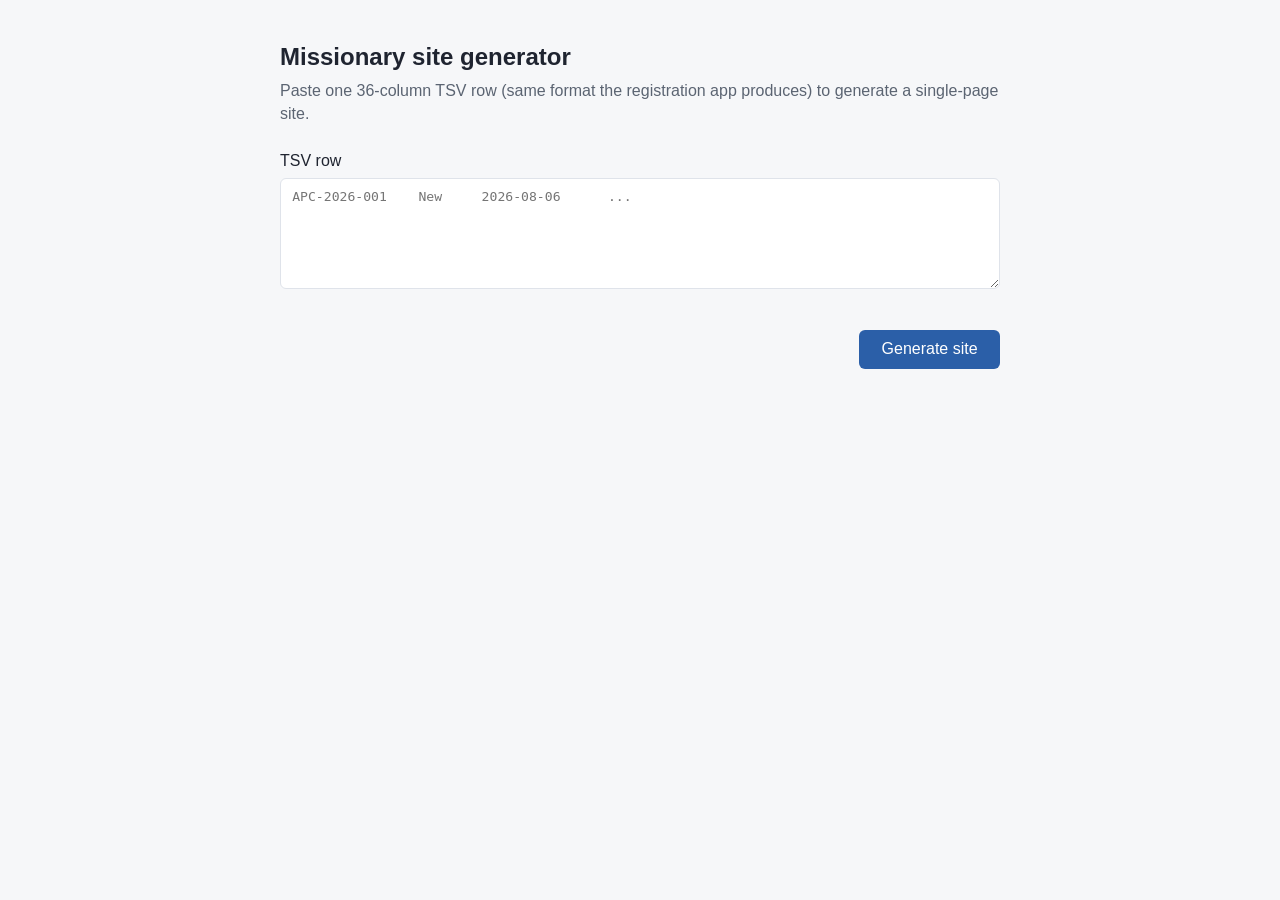
<file: site-generator/index.html>
<!DOCTYPE html>
<html lang="en">
<head>
<meta charset="UTF-8">
<meta name="viewport" content="width=device-width, initial-scale=1.0">
<title>Apostello Comm — Missionary Site Generator</title>
<link rel="stylesheet" href="style.css">
</head>
<body>
<div class="page">
  <header class="page-header">
    <h1>Missionary site generator</h1>
    <p class="subtitle">Paste one 36-column TSV row (same format the registration app produces) to generate a single-page site.</p>
  </header>

  <div class="field">
    <label for="tsv-input">TSV row</label>
    <textarea id="tsv-input" rows="6" spellcheck="false" placeholder="APC-2026-001&#9;New&#9;2026-08-06&#9;..."></textarea>
    <p class="error" id="parse-error"></p>
  </div>

  <div class="form-actions">
    <button type="button" id="generate-btn">Generate site</button>
  </div>

  <div id="blocked-message" class="blocked-banner" hidden></div>

  <div id="security-decision" class="security-decision" hidden></div>

  <section id="success-panel" class="success-panel" hidden>
    <h2>Preview</h2>
    <iframe id="preview" title="Generated site preview"></iframe>

    <div class="field">
      <label for="html-output">Generated HTML (single self-contained file)</label>
      <textarea id="html-output" readonly rows="10"></textarea>
    </div>

    <div class="output-actions">
      <button type="button" id="copy-html-btn">Copy HTML</button>
      <button type="button" id="download-btn">Download .html file</button>
      <span id="action-status" class="action-status" aria-live="polite"></span>
    </div>
  </section>
</div>

<script src="app.js"></script>
</body>
</html>
</file>
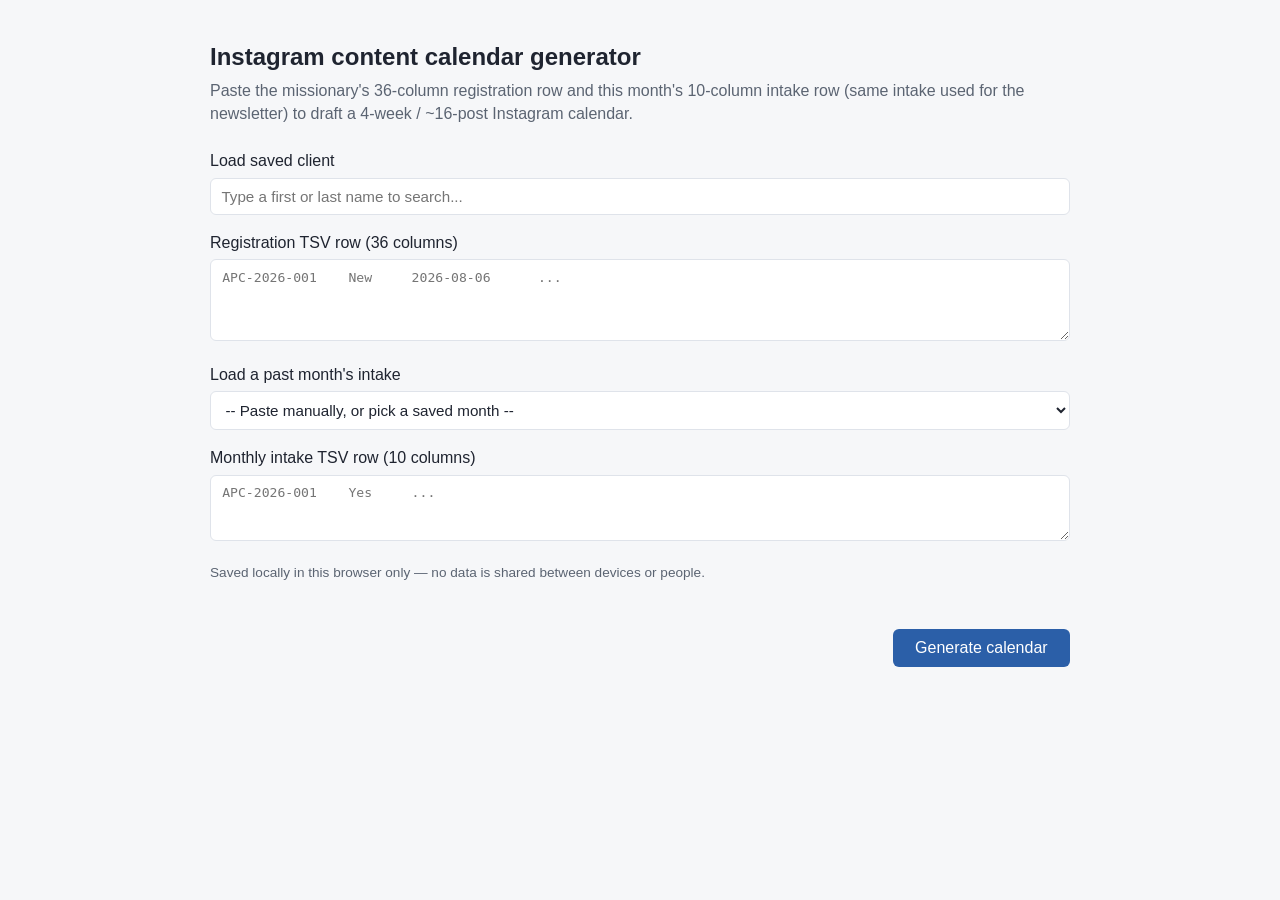
<file: admin/instagram-calendar/index.html>
<!DOCTYPE html>
<html lang="en">
<head>
<meta charset="UTF-8">
<meta name="viewport" content="width=device-width, initial-scale=1.0">
<title>Apostello Comm — Instagram Content Calendar</title>
<link rel="stylesheet" href="style.css">
</head>
<body>
<div class="page">
  <header class="page-header">
    <h1>Instagram content calendar generator</h1>
    <p class="subtitle">Paste the missionary's 36-column registration row and this month's 10-column intake row (same intake used for the newsletter) to draft a 4-week / ~16-post Instagram calendar.</p>
  </header>

  <div class="field client-lookup">
    <label for="client-search">Load saved client</label>
    <input type="text" id="client-search" autocomplete="off" placeholder="Type a first or last name to search...">
    <ul id="client-results" class="client-results" role="listbox" hidden></ul>
    <p id="backend-warning" class="backend-warning" hidden></p>
  </div>

  <div id="photo-picker" class="field photo-picker" hidden>
    <label>Photos</label>
    <p class="hint">Check one or more to use this month — selected photos fill NewPhotoLinks in the intake row below.</p>
    <div id="photo-grid" class="photo-grid"></div>
    <p id="photo-empty" class="hint" hidden>No photos yet — the missionary can upload to their Drive folder, or paste a link below</p>
  </div>

  <div class="field">
    <label for="reg-input">Registration TSV row (36 columns)</label>
    <textarea id="reg-input" rows="4" spellcheck="false" placeholder="APC-2026-001&#9;New&#9;2026-08-06&#9;..."></textarea>
  </div>

  <div class="field">
    <label for="month-select">Load a past month's intake</label>
    <select id="month-select">
      <option value="">-- Paste manually, or pick a saved month --</option>
    </select>
  </div>

  <div class="field">
    <label for="intake-input">Monthly intake TSV row (10 columns)</label>
    <textarea id="intake-input" rows="3" spellcheck="false" placeholder="APC-2026-001&#9;Yes&#9;..."></textarea>
  </div>

  <p class="hint">Saved locally in this browser only — no data is shared between devices or people.</p>

  <p class="error" id="parse-error"></p>

  <div class="form-actions">
    <button type="button" id="generate-btn">Generate calendar</button>
  </div>

  <div id="mismatch-warning" class="mismatch-warning" hidden></div>

  <div id="blocked-message" class="blocked-banner" hidden></div>

  <div id="security-decision" class="security-decision" hidden></div>

  <section id="success-panel" class="success-panel" hidden>
    <h2>4-week calendar — ready to paste into a content planner</h2>

    <div id="calendar-view" class="calendar-view"></div>

    <div class="field">
      <label for="calendar-output">Plain-text version (for copy/paste)</label>
      <textarea id="calendar-output" readonly rows="16"></textarea>
    </div>

    <div class="output-actions">
      <button type="button" id="copy-btn">Copy plain text</button>
      <span id="action-status" class="action-status" aria-live="polite"></span>
    </div>
  </section>
</div>

<script src="../../shared/apocomm-config.js"></script>
<script src="../../shared/apocomm-common.js"></script>
<script src="../../shared/apocomm-backend.js"></script>
<script src="../../shared/instagram-core.js"></script>
<script src="app.js"></script>
</body>
</html>
</file>
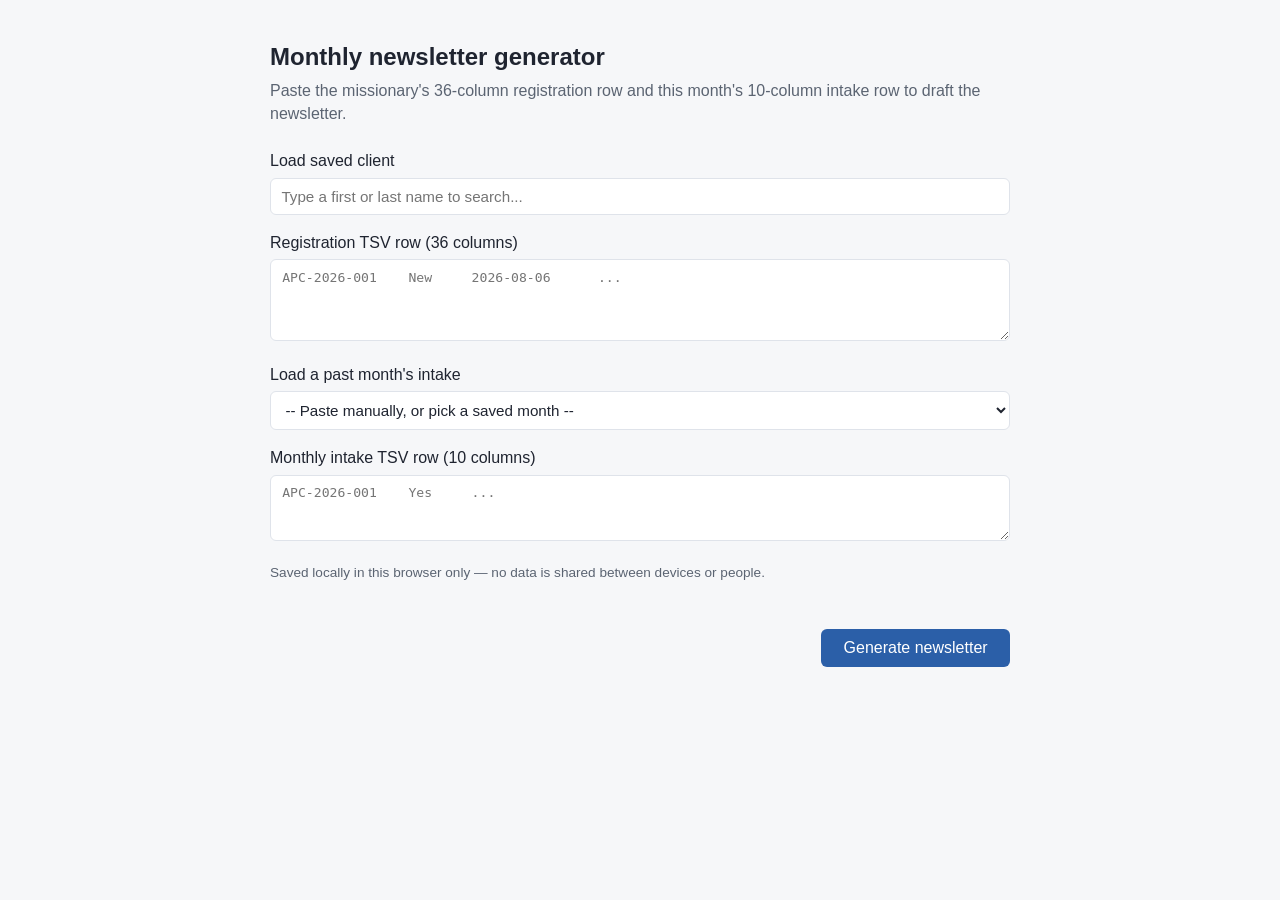
<file: admin/newsletter/index.html>
<!DOCTYPE html>
<html lang="en">
<head>
<meta charset="UTF-8">
<meta name="viewport" content="width=device-width, initial-scale=1.0">
<title>Apostello Comm — Newsletter Generator</title>
<link rel="stylesheet" href="style.css">
</head>
<body>
<div class="page">
  <header class="page-header">
    <h1>Monthly newsletter generator</h1>
    <p class="subtitle">Paste the missionary's 36-column registration row and this month's 10-column intake row to draft the newsletter.</p>
  </header>

  <div class="field client-lookup">
    <label for="client-search">Load saved client</label>
    <input type="text" id="client-search" autocomplete="off" placeholder="Type a first or last name to search...">
    <ul id="client-results" class="client-results" role="listbox" hidden></ul>
    <p id="backend-warning" class="backend-warning" hidden></p>
  </div>

  <div id="photo-picker" class="field photo-picker" hidden>
    <label>Photos</label>
    <p class="hint">Check one or more to use this month — selected photos fill NewPhotoLinks in the intake row below.</p>
    <div id="photo-grid" class="photo-grid"></div>
    <p id="photo-empty" class="hint" hidden>No photos yet — the missionary can upload to their Drive folder, or paste a link below</p>
  </div>

  <div class="field">
    <label for="reg-input">Registration TSV row (36 columns)</label>
    <textarea id="reg-input" rows="4" spellcheck="false" placeholder="APC-2026-001&#9;New&#9;2026-08-06&#9;..."></textarea>
  </div>

  <div class="field">
    <label for="month-select">Load a past month's intake</label>
    <select id="month-select">
      <option value="">-- Paste manually, or pick a saved month --</option>
    </select>
  </div>

  <div class="field">
    <label for="intake-input">Monthly intake TSV row (10 columns)</label>
    <textarea id="intake-input" rows="3" spellcheck="false" placeholder="APC-2026-001&#9;Yes&#9;..."></textarea>
  </div>

  <p class="hint">Saved locally in this browser only — no data is shared between devices or people.</p>

  <p class="error" id="parse-error"></p>

  <div class="form-actions">
    <button type="button" id="generate-btn">Generate newsletter</button>
  </div>

  <div id="mismatch-warning" class="mismatch-warning" hidden></div>

  <div id="blocked-message" class="blocked-banner" hidden></div>

  <div id="security-decision" class="security-decision" hidden></div>

  <section id="success-panel" class="success-panel" hidden>
    <h2>Draft — ready to paste into Mailchimp's Campaign Builder</h2>

    <div class="field">
      <label for="subject-output">Subject line</label>
      <input type="text" id="subject-output" readonly>
      <button type="button" id="copy-subject-btn">Copy subject</button>
    </div>

    <div class="field">
      <label for="body-output">Plain text body</label>
      <textarea id="body-output" readonly rows="16"></textarea>
      <button type="button" id="copy-body-btn">Copy body</button>
      <span id="action-status" class="action-status" aria-live="polite"></span>
    </div>
  </section>
</div>

<script src="../../shared/apocomm-config.js"></script>
<script src="../../shared/apocomm-common.js"></script>
<script src="../../shared/apocomm-backend.js"></script>
<script src="../../shared/newsletter-core.js"></script>
<script src="app.js"></script>
</body>
</html>
</file>
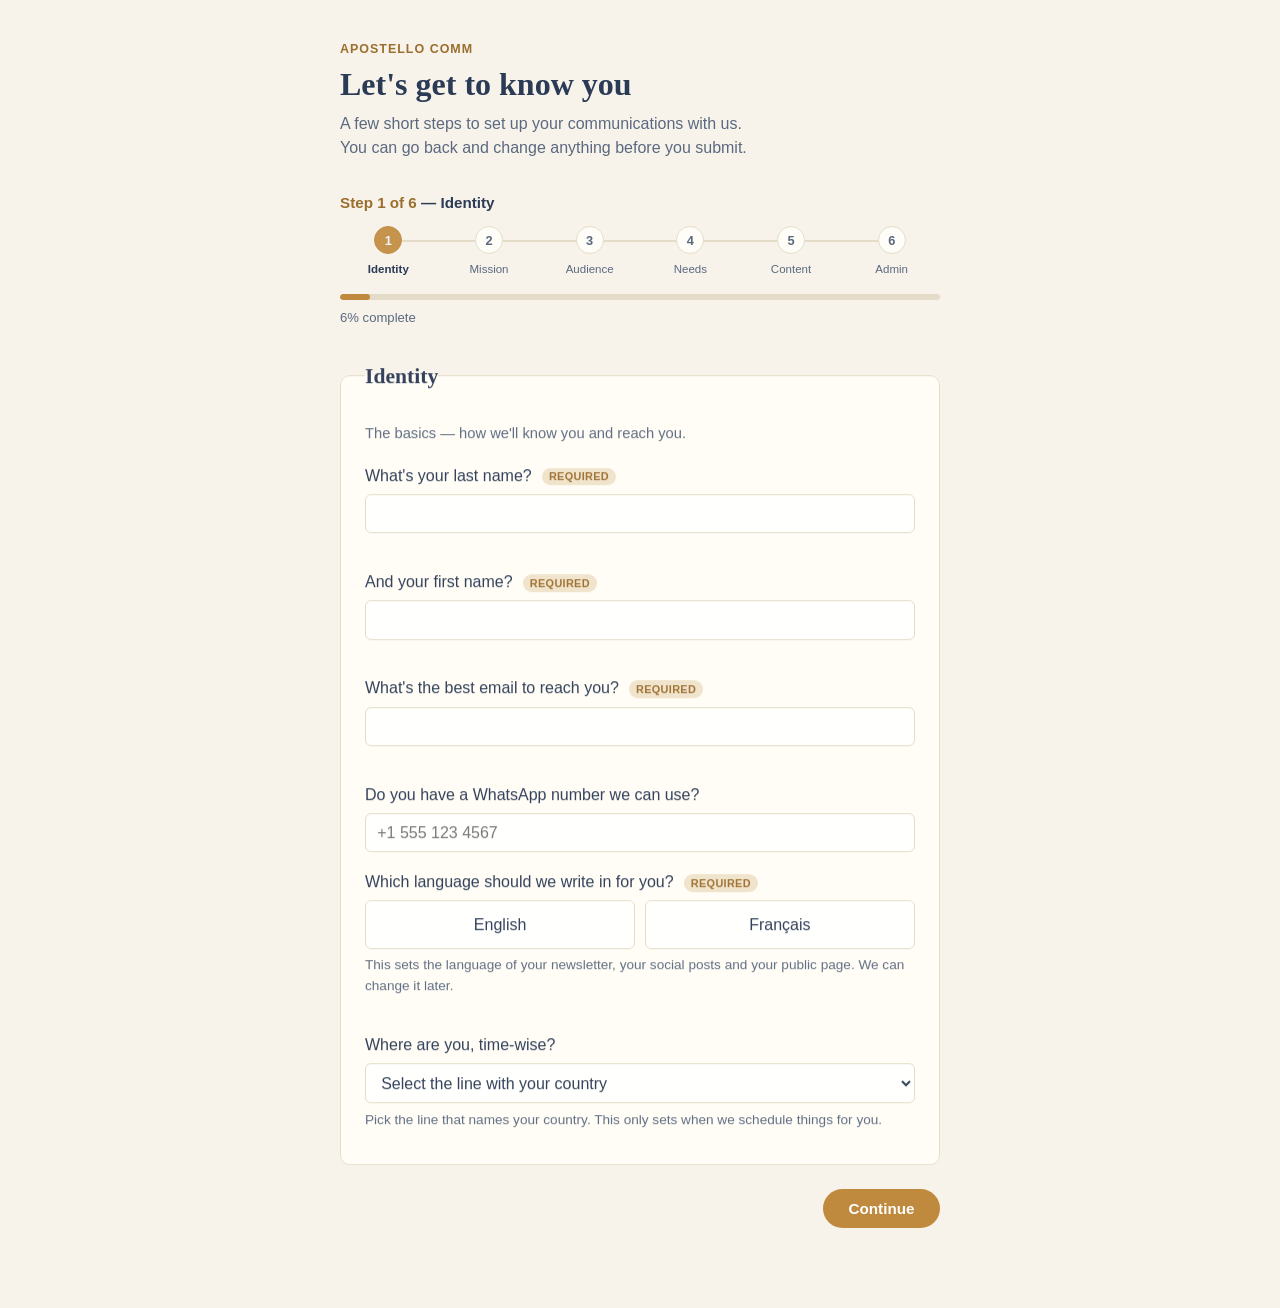
<file: admin/registration/index.html>
<!DOCTYPE html>
<html lang="en">
<head>
<meta charset="UTF-8">
<meta name="viewport" content="width=device-width, initial-scale=1.0">
<!-- The registration form moved to /registration/ (repo root), alongside
     /newsletter-intake/: both are filled in by the missionary, so neither
     belongs under /admin/, which is for staff tools. This stub only exists
     so links already handed out keep working — it carries no form, no
     script, and no backend configuration. Delete it once no link in the
     wild points here any more. -->
<title>Moved — Apostello Comm registration</title>
<link rel="canonical" href="../../registration/">
<meta http-equiv="refresh" content="0; url=../../registration/">
</head>
<body style="font-family: -apple-system, BlinkMacSystemFont, 'Segoe UI', Roboto, Helvetica, Arial, sans-serif; max-width: 34rem; margin: 4rem auto; padding: 0 1.25rem; line-height: 1.6;">
<p>This page has moved. If you are not redirected automatically,
<a href="../../registration/">open the registration form here</a>.</p>
</body>
</html>
</file>
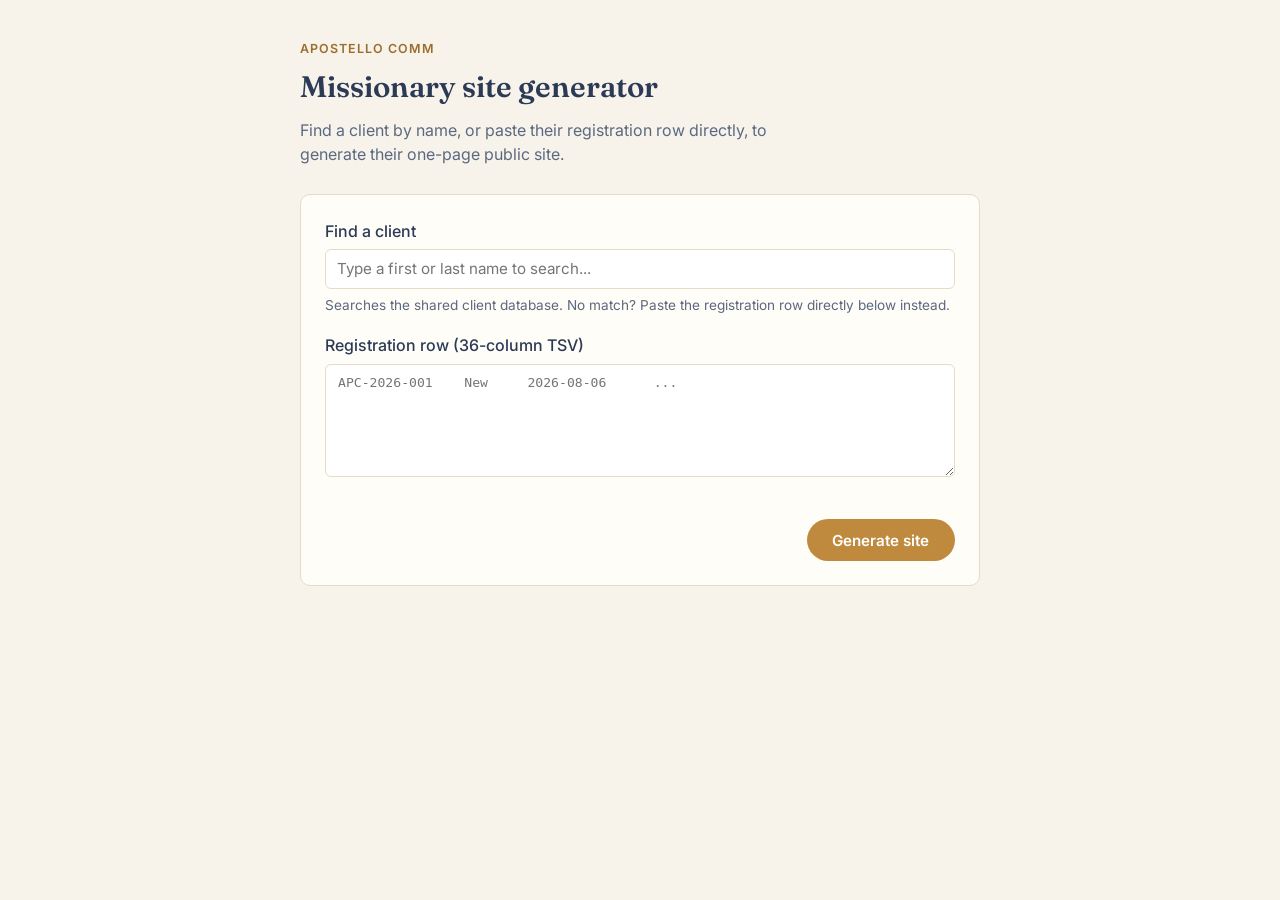
<file: admin/site-generator/index.html>
<!DOCTYPE html>
<html lang="en">
<head>
<meta charset="UTF-8">
<meta name="viewport" content="width=device-width, initial-scale=1.0">
<title>Apostello Comm — Missionary Site Generator</title>
<link rel="preconnect" href="https://fonts.googleapis.com">
<link rel="preconnect" href="https://fonts.gstatic.com" crossorigin>
<link href="https://fonts.googleapis.com/css2?family=Fraunces:opsz,wght@9..144,500;9..144,600&family=Inter:wght@400;500;600;700&display=swap" rel="stylesheet">
<link rel="stylesheet" href="style.css">
</head>
<body>
<div class="page">
  <header class="page-header">
    <p class="eyebrow">Apostello Comm</p>
    <h1>Missionary site generator</h1>
    <p class="subtitle">Find a client by name, or paste their registration row directly, to generate their one-page public site.</p>
  </header>

  <section class="panel">
    <div class="field client-lookup">
      <label for="client-search">Find a client</label>
      <input type="text" id="client-search" autocomplete="off" placeholder="Type a first or last name to search...">
      <ul id="client-results" class="client-results" role="listbox" hidden></ul>
      <p class="hint">Searches the shared client database. No match? Paste the registration row directly below instead.</p>
      <p id="backend-warning" class="backend-warning" hidden></p>
    </div>

    <div id="photo-picker" class="field photo-picker" hidden>
      <label>Photos</label>
      <p class="hint">Pick which photo fills each slot on the generated site. Selecting a photo for a slot replaces its placeholder.</p>
      <div id="photo-grid" class="photo-grid"></div>
      <p id="photo-empty" class="hint" hidden>No photos yet — the missionary can upload to their Drive folder, or paste a link below</p>
    </div>

    <div class="field">
      <label for="tsv-input">Registration row (36-column TSV)</label>
      <textarea id="tsv-input" rows="6" spellcheck="false" placeholder="APC-2026-001&#9;New&#9;2026-08-06&#9;..."></textarea>
      <p class="error" id="parse-error"></p>
    </div>

    <div class="form-actions">
      <button type="button" id="generate-btn" class="btn-primary">Generate site</button>
    </div>
  </section>

  <div id="blocked-message" class="blocked-banner" hidden></div>

  <div id="security-decision" class="security-decision" hidden></div>

  <section id="success-panel" class="success-panel" hidden>
    <p class="eyebrow">Ready</p>
    <h2>Here's their site</h2>
    <p class="result-intro">This is exactly what will appear publicly once the file is committed. Give it a look before handing it off.</p>

    <div class="preview-frame">
      <div class="preview-chrome"><span></span><span></span><span></span></div>
      <iframe id="preview" title="Generated site preview"></iframe>
    </div>

    <p id="save-path-instruction" class="save-path-instruction"></p>

    <div class="output-actions">
      <button type="button" id="copy-html-btn" class="btn-secondary">Copy HTML</button>
      <button type="button" id="download-btn" class="btn-secondary">Download .html file</button>
      <span id="action-status" class="action-status" aria-live="polite"></span>
    </div>

    <details class="html-details">
      <summary>Show generated HTML (single self-contained file)</summary>
      <div class="field">
        <label for="html-output">Generated HTML</label>
        <textarea id="html-output" readonly rows="10"></textarea>
      </div>
    </details>
  </section>
</div>

<script src="../../shared/apocomm-config.js"></script>
<script src="../../shared/apocomm-common.js"></script>
<script src="../../shared/apocomm-backend.js"></script>
<script src="app.js"></script>
</body>
</html>
</file>
<file: espace/style.css>
/* The missionary's own space. Same "correspondence" identity as the
   registration and intake forms — paper, ink, ochre — because those are
   the three pages a missionary ever sees, and they should feel like one
   thing. The four palette values are duplicated verbatim here, as in the
   other tools: no shared stylesheet, consistent with this repo's
   no-build-step approach. */
:root {
  --paper: #F7F3EA;
  --ink: #2B3A55;
  --accent: #C08A3E;
  --accent-dark: #8A5F23;
  --sage: #7A8B76;
  --rust: #B5533C;
  --line: #D8CFBD;
  --card: #FFFFFF;
}

* { box-sizing: border-box; }

body {
  margin: 0;
  background: var(--paper);
  color: var(--ink);
  font-family: "Inter", system-ui, -apple-system, "Segoe UI", sans-serif;
  font-size: 16px;
  line-height: 1.6;
}

.wrap {
  max-width: 46rem;
  margin: 0 auto;
  padding: 2.5rem 1.25rem 4rem;
}

h1, h2, h3 { font-family: "Fraunces", Georgia, serif; font-weight: 600; line-height: 1.25; }
h1 { font-size: 1.9rem; margin: 0.2rem 0 0.6rem; }
h2 { font-size: 1.2rem; margin: 0 0 0.5rem; }
h3 { font-size: 1.02rem; margin: 0 0 0.3rem; }

.masthead { margin-bottom: 1.75rem; }
.eyebrow {
  margin: 0;
  font-size: 0.7rem;
  letter-spacing: 0.16em;
  text-transform: uppercase;
  color: var(--accent-dark);
  font-weight: 600;
}
.lede { margin: 0; color: #5d6478; }

.panel {
  background: var(--card);
  border: 1px solid var(--line);
  border-radius: 8px;
  padding: 1.25rem 1.35rem;
  margin-bottom: 1.1rem;
}
.panel-quiet { background: #FBF8F1; }

.block { margin-top: 1.5rem; }
.block:first-of-type { margin-top: 1rem; }
.block-note { margin: 0 0 0.75rem; font-size: 0.88rem; color: #5d6478; }

.month-head {
  display: flex;
  flex-wrap: wrap;
  gap: 0.75rem;
  align-items: baseline;
  justify-content: space-between;
}
.month-pick { font-size: 0.85rem; color: #5d6478; display: flex; align-items: center; gap: 0.4rem; }
.month-pick select {
  font: inherit;
  padding: 0.3rem 0.5rem;
  border: 1px solid var(--line);
  border-radius: 5px;
  background: #fff;
  color: var(--ink);
}

.subject-line { margin: 0 0 0.6rem; }

.output {
  white-space: pre-wrap;
  word-wrap: break-word;
  font-family: inherit;
  font-size: 0.95rem;
  background: var(--paper);
  border: 1px solid var(--line);
  border-radius: 6px;
  padding: 0.9rem 1rem;
  margin: 0 0 0.75rem;
  max-height: 26rem;
  overflow-y: auto;
}

.posts { display: flex; flex-direction: column; gap: 0.75rem; margin-bottom: 0.75rem; }
.post {
  background: var(--paper);
  border: 1px solid var(--line);
  border-left: 3px solid var(--sage);
  border-radius: 0 6px 6px 0;
  padding: 0.8rem 0.95rem;
}
.post-meta {
  margin: 0 0 0.35rem;
  font-size: 0.68rem;
  letter-spacing: 0.1em;
  text-transform: uppercase;
  color: var(--sage);
  font-weight: 600;
}
.post-caption { margin: 0; font-size: 0.93rem; }
.post-tags { margin: 0.45rem 0 0; font-size: 0.83rem; color: var(--accent-dark); word-break: break-word; }

.pill {
  display: inline-block;
  padding: 0.5rem 1rem;
  border-radius: 999px;
  background: var(--accent);
  color: #fff;
  font-weight: 600;
  font-size: 0.9rem;
  text-decoration: none;
  border: 1px solid var(--accent);
  cursor: pointer;
}
.pill-ghost { background: transparent; color: var(--accent-dark); }
.pill:hover { background: var(--accent-dark); border-color: var(--accent-dark); color: #fff; }
.pill:focus-visible { outline: 2px solid var(--ink); outline-offset: 2px; }

.copy-status { margin: 0.6rem 0 0; font-size: 0.85rem; color: var(--sage); min-height: 1.2em; }

/* Marks the sentences the generator added. An underline rather than a
   highlighter block: it has to be unmistakable while reading, without
   turning a letter the missionary is proud of into a corrected exam
   paper. The copy button reads textContent, so what they paste elsewhere
   carries none of this. */
.generated {
  background: rgba(192, 138, 62, 0.11);
  border-bottom: 2px solid var(--accent);
  border-radius: 2px;
  padding: 0 1px;
}

.generated-legend {
  margin: 0 0 0.75rem;
  font-size: 0.85rem;
  color: #5d6478;
  border-left: 2px solid var(--accent);
  padding-left: 0.7rem;
}

.rule {
  border: 0;
  border-top: 1px solid var(--line);
  margin: 1.1rem 0;
}

.backend-warning {
  background: #FBF1DF;
  border-left: 3px solid var(--accent);
  padding: 0.6rem 0.85rem;
  border-radius: 0 5px 5px 0;
  font-size: 0.88rem;
  margin: 0 0 1.1rem;
}

.foot {
  margin-top: 2rem;
  padding-top: 1rem;
  border-top: 1px solid var(--line);
  font-size: 0.82rem;
  color: #6f7689;
}
.foot p { margin: 0; }

@media (max-width: 480px) {
  .wrap { padding: 1.75rem 1rem 3rem; }
  h1 { font-size: 1.6rem; }
  .month-head { flex-direction: column; align-items: stretch; }
}
</file>
<file: newsletter-generator/style.css>
:root {
  --ink: #1f2430;
  --muted: #5b6472;
  --line: #dfe3ea;
  --bg: #f6f7f9;
  --card: #ffffff;
  --accent: #2b5fa8;
  --accent-dark: #1f4784;
  --danger: #b3261e;
  --danger-bg: #fdecea;
  --warn: #8a5a00;
  --warn-bg: #fff6e0;
  --warn-line: #f0d68a;
  --ok-bg: #eef6ef;
  --ok-line: #bfe0c4;
  --radius: 8px;
}

* { box-sizing: border-box; }

body {
  margin: 0;
  font-family: -apple-system, BlinkMacSystemFont, "Segoe UI", Roboto, Helvetica, Arial, sans-serif;
  background: var(--bg);
  color: var(--ink);
  line-height: 1.45;
}

.page {
  max-width: 780px;
  margin: 0 auto;
  padding: 2.5rem 1.25rem 4rem;
}

.page-header { margin-bottom: 1.5rem; }
.page-header h1 { margin: 0 0 0.25rem; font-size: 1.5rem; }
.subtitle { margin: 0; color: var(--muted); }

.field { margin-bottom: 1rem; }

label {
  display: block;
  font-weight: 500;
  margin-bottom: 0.35rem;
}

textarea, input[type="text"] {
  width: 100%;
  padding: 0.6rem 0.7rem;
  border: 1px solid var(--line);
  border-radius: 6px;
  font-family: ui-monospace, SFMono-Regular, Menlo, Consolas, monospace;
  font-size: 0.82rem;
  background: #fff;
  color: var(--ink);
  resize: vertical;
}

#subject-output { font-family: inherit; font-size: 1rem; }
#body-output { white-space: pre-wrap; }

textarea:focus, input:focus {
  outline: 2px solid var(--accent);
  outline-offset: 1px;
}

.error {
  margin: 0.3rem 0 1rem;
  font-size: 0.85rem;
  color: var(--danger);
  min-height: 1em;
}

.form-actions { display: flex; justify-content: flex-end; margin-bottom: 1.5rem; }

button {
  font-family: inherit;
  font-size: 1rem;
  border: none;
  border-radius: 6px;
  padding: 0.65rem 1.4rem;
  background: var(--accent);
  color: #fff;
  cursor: pointer;
}

button:hover { background: var(--accent-dark); }

.blocked-banner {
  background: var(--danger-bg);
  color: var(--danger);
  border: 1px solid var(--danger);
  border-radius: var(--radius);
  padding: 1rem 1.1rem;
  font-weight: 600;
  margin-bottom: 1.5rem;
}

.mismatch-warning {
  background: var(--warn-bg);
  color: var(--warn);
  border: 1px solid var(--warn-line);
  border-radius: var(--radius);
  padding: 0.9rem 1.1rem;
  font-weight: 600;
  margin-bottom: 1.5rem;
}

.security-decision {
  background: var(--ok-bg);
  border: 1px solid var(--ok-line);
  border-radius: var(--radius);
  padding: 0.9rem 1.1rem;
  margin-bottom: 1.5rem;
  font-size: 0.9rem;
}

.security-decision .row { margin-bottom: 0.2rem; }
.security-decision strong { display: inline-block; min-width: 10rem; }

.success-panel {
  border: 1px solid var(--line);
  border-radius: var(--radius);
  background: var(--card);
  padding: 1.25rem;
}

.success-panel h2 { margin-top: 0; font-size: 1.15rem; }

.success-panel button {
  margin-top: 0.5rem;
  padding: 0.4rem 0.9rem;
  font-size: 0.9rem;
}

#body-output { height: 320px; }

.action-status { margin-left: 0.6rem; font-size: 0.85rem; color: var(--muted); }
</file>
<file: newsletter-intake/style.css>
:root {
  --paper: #F7F3EA;
  --card: #FFFDF7;
  --ink: #2B3A55;
  --ink-soft: #5B6980;
  --line: #E4DCC8;
  --accent: #C08A3E;
  --accent-dark: #9C6E2E;
  --accent-tint: #F1E3CC;
  --sage: #7A8B76;
  --sage-tint: #EAEEE7;
  --rust: #B5533C;
  --rust-tint: #F5E5E0;
  --topic-highlights: #C08A3E;
  --topic-prayer: #8B6F9E;
  --topic-looking_ahead: #C97B4A;
  --topic-numbers: #7A8B76;
  --topic-meetings: #7A8B76;
  --radius: 10px;
  --serif: "Fraunces", Georgia, "Iowan Old Style", "Palatino Linotype", serif;
  --sans: "Inter", -apple-system, BlinkMacSystemFont, "Segoe UI", Roboto, Helvetica, Arial, sans-serif;
}

* { box-sizing: border-box; }

body {
  margin: 0;
  font-family: var(--sans);
  background: var(--paper);
  color: var(--ink);
  line-height: 1.5;
}

.page {
  max-width: 640px;
  margin: 0 auto;
  padding: 2.5rem 1.25rem 5rem;
}

.page-header { margin-bottom: 1.75rem; }

.eyebrow {
  margin: 0 0 0.4rem;
  font-size: 0.78rem;
  font-weight: 600;
  letter-spacing: 0.08em;
  text-transform: uppercase;
  color: var(--accent-dark);
}

.page-header h1 {
  margin: 0 0 0.5rem;
  font-family: var(--serif);
  font-weight: 600;
  font-size: 1.85rem;
  color: var(--ink);
}

.subtitle {
  margin: 0;
  color: var(--ink-soft);
  max-width: 52ch;
}

.panel {
  background: var(--card);
  border: 1px solid var(--line);
  border-radius: var(--radius);
  padding: 1.5rem;
  margin: 0 0 1.25rem;
}

fieldset.panel {
  min-width: 0;
}

legend {
  padding: 0;
  font-family: var(--serif);
  font-weight: 600;
  font-size: 1.2rem;
  color: var(--ink);
  margin-bottom: 0.75rem;
}

.field { margin-bottom: 1.1rem; }

.field:last-child { margin-bottom: 0; }

label {
  display: block;
  font-weight: 500;
  margin-bottom: 0.4rem;
  color: var(--ink);
}

.tag-required {
  display: inline-block;
  margin-left: 0.35rem;
  padding: 0.05rem 0.45rem;
  border-radius: 999px;
  background: var(--accent-tint);
  color: var(--accent-dark);
  font-size: 0.68rem;
  font-weight: 600;
  letter-spacing: 0.03em;
  text-transform: uppercase;
  vertical-align: middle;
}

input[type="text"], select, textarea {
  width: 100%;
  padding: 0.6rem 0.7rem;
  border: 1px solid var(--line);
  border-radius: 6px;
  font-size: 1rem;
  font-family: var(--sans);
  background: #fff;
  color: var(--ink);
}

textarea { resize: vertical; }

input:focus-visible, select:focus-visible, textarea:focus-visible,
button:focus-visible, summary:focus-visible {
  outline: 2.5px solid var(--accent);
  outline-offset: 2px;
}

input:focus, select:focus, textarea:focus {
  outline: 2.5px solid var(--accent);
  outline-offset: 2px;
}

.hint {
  margin: 0.4rem 0 0;
  font-size: 0.85rem;
  color: var(--ink-soft);
}

.backend-warning {
  margin: 0.4rem 0 0;
  font-size: 0.85rem;
  color: var(--accent-dark);
  font-weight: 600;
}

.error {
  margin: 0.35rem 0 0;
  font-size: 0.85rem;
  color: var(--rust);
  min-height: 1em;
}

.field.has-error input,
.field.has-error select,
.field.has-error textarea {
  border-color: var(--rust);
  background: var(--rust-tint);
}

.form-actions { display: flex; justify-content: flex-end; }

button {
  font-family: var(--sans);
  font-size: 0.95rem;
  font-weight: 600;
  border: none;
  border-radius: 999px;
  padding: 0.7rem 1.6rem;
  cursor: pointer;
  transition: background 0.15s ease, border-color 0.15s ease, color 0.15s ease;
}

.btn-primary {
  background: var(--accent);
  color: #fff;
}

.btn-primary:hover { background: var(--accent-dark); }

.btn-secondary {
  background: transparent;
  color: var(--ink);
  border: 1.5px solid var(--line);
}

.btn-secondary:hover {
  border-color: var(--accent);
  color: var(--accent-dark);
}

#copy-btn { margin-top: 0.6rem; padding: 0.45rem 1rem; font-size: 0.85rem; }

.copy-status { margin-left: 0.6rem; font-size: 0.85rem; color: var(--ink-soft); }

/* Client search lookup (shared pattern with the admin tools) */

.client-lookup { position: relative; }

.client-results {
  position: absolute;
  z-index: 10;
  top: 100%;
  left: 0;
  right: 0;
  margin: 0.2rem 0 0;
  padding: 0.25rem 0;
  list-style: none;
  background: #fff;
  border: 1px solid var(--line);
  border-radius: 6px;
  box-shadow: 0 4px 14px rgba(43, 58, 85, 0.1);
  max-height: 14rem;
  overflow-y: auto;
}

.client-results li {
  padding: 0.55rem 0.8rem;
  font-size: 0.92rem;
  cursor: pointer;
}

.client-results li:hover,
.client-results li.is-active {
  background: var(--accent-tint);
}

.client-results li.client-results-empty {
  color: var(--ink-soft);
  cursor: default;
}

.client-results li.client-results-empty:hover { background: none; }

/* Security gate / blocked messages */

.blocked-banner {
  background: var(--rust-tint);
  color: var(--ink);
  border: 1px solid var(--rust);
  border-radius: var(--radius);
  padding: 1.1rem 1.25rem;
  margin: 1.5rem 0;
  line-height: 1.55;
}

.security-decision {
  background: var(--sage-tint);
  border: 1px solid var(--sage);
  border-radius: var(--radius);
  padding: 0.9rem 1.1rem;
  margin-bottom: 1rem;
  font-size: 0.9rem;
  color: var(--ink);
}

.security-decision .row { margin-bottom: 0.25rem; }
.security-decision strong { display: inline-block; min-width: 10rem; }

/* Confirmation / results screens */

.result {
  border: 1px solid var(--line);
  border-radius: var(--radius);
  background: var(--card);
  padding: 1.5rem;
  margin-top: 1.5rem;
}

.result h2, .results-header h2 {
  margin: 0 0 0.5rem;
  font-family: var(--serif);
  font-weight: 600;
  font-size: 1.4rem;
}

.tsv-details summary {
  cursor: pointer;
  font-size: 0.88rem;
  font-weight: 600;
  color: var(--ink-soft);
  padding: 0.25rem 0;
}

.tsv-details .field {
  margin-top: 0.75rem;
  margin-bottom: 0;
}

#tsv-output {
  font-family: ui-monospace, SFMono-Regular, Menlo, Consolas, monospace;
  font-size: 0.82rem;
  white-space: pre;
  overflow-x: auto;
  color: var(--ink-soft);
}

.results-header { margin-bottom: 1.25rem; }

.result-intro {
  margin: 0;
  color: var(--ink-soft);
}

.output-block {
  border: 1px solid var(--line);
  border-radius: var(--radius);
  background: var(--card);
  padding: 1.5rem;
  margin-bottom: 1.5rem;
}

.output-block h3 {
  margin: 0 0 1rem;
  font-family: var(--serif);
  font-weight: 600;
  font-size: 1.15rem;
}

.output-block button {
  margin-top: 0.5rem;
  padding: 0.5rem 1.1rem;
  font-size: 0.88rem;
}

#newsletter-body-output,
#instagram-output {
  font-family: ui-monospace, SFMono-Regular, Menlo, Consolas, monospace;
  font-size: 0.82rem;
  color: var(--ink-soft);
}

/* Calendar view (mirrors admin/instagram-calendar) */

.calendar-view {
  display: flex;
  flex-direction: column;
  gap: 1.5rem;
  margin-bottom: 1rem;
}

.week-block h3 {
  margin: 0 0 0.6rem;
  font-family: var(--serif);
  font-size: 1.05rem;
  color: var(--accent-dark);
}

.post-grid {
  display: grid;
  grid-template-columns: repeat(auto-fit, minmax(220px, 1fr));
  gap: 0.75rem;
}

.post-card {
  border: 1px solid var(--line);
  border-radius: 8px;
  padding: 0.85rem;
  background: #fff;
}

.post-card .meta {
  display: flex;
  justify-content: space-between;
  align-items: center;
  margin-bottom: 0.5rem;
  font-size: 0.75rem;
  font-weight: 600;
  text-transform: uppercase;
  letter-spacing: 0.03em;
}

.post-card .topic-tag {
  padding: 0.15rem 0.5rem;
  border-radius: 999px;
  color: #fff;
}

.topic-tag.highlights { background: var(--topic-highlights); }
.topic-tag.prayer { background: var(--topic-prayer); }
.topic-tag.looking_ahead { background: var(--topic-looking_ahead); }
.topic-tag.numbers { background: var(--topic-numbers); }
.topic-tag.meetings { background: var(--topic-meetings); }

.post-card .format-tag { color: var(--ink-soft); }

.post-card .caption {
  font-size: 0.85rem;
  white-space: pre-wrap;
  margin-bottom: 0.5rem;
}

.post-card .hashtags {
  font-size: 0.78rem;
  color: var(--accent-dark);
  margin-bottom: 0.4rem;
}

.post-card .graphic-note {
  font-size: 0.78rem;
  color: var(--ink-soft);
  font-style: italic;
}

.exhaustion-note {
  background: var(--accent-tint);
  border: 1px solid var(--accent);
  border-radius: 6px;
  padding: 0.6rem 0.8rem;
  font-size: 0.85rem;
  color: var(--accent-dark);
  margin-top: 0.5rem;
}

/* ---- responsive ---- */

@media (max-width: 560px) {
  .page {
    padding: 1.75rem 1rem 4rem;
  }

  .page-header h1 {
    font-size: 1.55rem;
  }

  .panel, .result, .output-block {
    padding: 1.15rem;
  }

  .form-actions .btn-primary {
    width: 100%;
  }
}
</file>
<file: registration/style.css>
:root {
  --paper: #F7F3EA;
  --card: #FFFDF7;
  --ink: #2B3A55;
  --ink-soft: #5B6980;
  --line: #E4DCC8;
  --accent: #C08A3E;
  --accent-dark: #9C6E2E;
  --accent-tint: #F1E3CC;
  --sage: #7A8B76;
  --sage-tint: #EAEEE7;
  --rust: #B5533C;
  --rust-tint: #F5E5E0;
  --radius: 10px;
  --serif: "Fraunces", Georgia, "Iowan Old Style", "Palatino Linotype", serif;
  --sans: "Inter", -apple-system, BlinkMacSystemFont, "Segoe UI", Roboto, Helvetica, Arial, sans-serif;
}

* { box-sizing: border-box; }

body {
  margin: 0;
  font-family: var(--sans);
  background: var(--paper);
  color: var(--ink);
  line-height: 1.5;
}

.page {
  max-width: 640px;
  margin: 0 auto;
  padding: 2.5rem 1.25rem 5rem;
}

.page-header {
  margin-bottom: 2rem;
}

.eyebrow {
  margin: 0 0 0.4rem;
  font-size: 0.78rem;
  font-weight: 600;
  letter-spacing: 0.08em;
  text-transform: uppercase;
  color: var(--accent-dark);
}

.page-header h1 {
  margin: 0 0 0.5rem;
  font-family: var(--serif);
  font-weight: 600;
  font-size: 2rem;
  line-height: 1.2;
  color: var(--ink);
}

.subtitle {
  margin: 0;
  color: var(--ink-soft);
  font-size: 1rem;
  max-width: 48ch;
}

/* ---- step indicator ---- */

.step-indicator {
  margin-bottom: 2rem;
}

.step-current-label {
  margin: 0 0 0.75rem;
  font-size: 0.95rem;
  font-weight: 600;
  color: var(--ink);
}

#step-position {
  color: var(--accent-dark);
}

#step-list {
  list-style: none;
  display: flex;
  align-items: flex-start;
  gap: 0.25rem;
  margin: 0 0 1rem;
  padding: 0;
}

.step-indicator-item {
  flex: 1 1 0;
  display: flex;
  flex-direction: column;
  align-items: center;
  gap: 0.4rem;
  text-align: center;
  position: relative;
}

.step-indicator-item::before {
  content: "";
  position: absolute;
  top: 0.85rem;
  left: -50%;
  width: 100%;
  height: 2px;
  background: var(--line);
  z-index: 0;
}

.step-indicator-item:first-child::before {
  content: none;
}

.step-dot {
  position: relative;
  z-index: 1;
  display: flex;
  align-items: center;
  justify-content: center;
  width: 1.75rem;
  height: 1.75rem;
  border-radius: 999px;
  background: var(--card);
  border: 1.5px solid var(--line);
  color: var(--ink-soft);
  font-size: 0.8rem;
  font-weight: 600;
  transition: background 0.2s ease, border-color 0.2s ease, color 0.2s ease;
}

.step-name {
  font-size: 0.72rem;
  color: var(--ink-soft);
  font-weight: 500;
}

.step-indicator-item.is-current .step-dot {
  background: var(--accent);
  border-color: var(--accent);
  color: #fff;
}

.step-indicator-item.is-current .step-name {
  color: var(--ink);
  font-weight: 700;
}

.step-indicator-item.is-complete .step-dot {
  background: var(--sage-tint);
  border-color: var(--sage);
  color: var(--sage);
}

.step-indicator-item.is-complete .step-dot::after {
  content: "✓";
}

.step-indicator-item.is-complete .step-num { display: none; }

.progress-track {
  height: 6px;
  border-radius: 999px;
  background: var(--line);
  overflow: hidden;
}

.progress-fill {
  height: 100%;
  width: 0%;
  background: var(--accent);
  border-radius: 999px;
  transition: width 0.25s ease;
}

.progress-label {
  margin: 0.5rem 0 0;
  font-size: 0.82rem;
  color: var(--ink-soft);
}

/* ---- steps / fields ---- */

.step {
  border: 1px solid var(--line);
  border-radius: var(--radius);
  background: var(--card);
  padding: 1.5rem 1.5rem 1rem;
  margin: 0 0 1.5rem;
  animation: step-in 0.2s ease;
}

@keyframes step-in {
  from { opacity: 0; transform: translateY(4px); }
  to { opacity: 1; transform: translateY(0); }
}

@media (prefers-reduced-motion: reduce) {
  .step { animation: none; }
}

legend {
  padding: 0;
  font-family: var(--serif);
  font-weight: 600;
  font-size: 1.35rem;
  color: var(--ink);
}

.step-intro {
  margin: 0.35rem 0 1.25rem;
  color: var(--ink-soft);
  font-size: 0.92rem;
}

.field {
  margin-bottom: 1.1rem;
}

label, .group-label {
  display: block;
  font-weight: 500;
  margin-bottom: 0.4rem;
  color: var(--ink);
}

.tag-required {
  display: inline-block;
  margin-left: 0.35rem;
  padding: 0.05rem 0.45rem;
  border-radius: 999px;
  background: var(--accent-tint);
  color: var(--accent-dark);
  font-size: 0.68rem;
  font-weight: 600;
  letter-spacing: 0.03em;
  text-transform: uppercase;
  vertical-align: middle;
}

input[type="text"],
input[type="email"],
input[type="tel"],
input[type="url"],
input[type="number"],
input[type="date"],
select,
textarea {
  width: 100%;
  padding: 0.6rem 0.7rem;
  border: 1px solid var(--line);
  border-radius: 6px;
  font-size: 1rem;
  font-family: var(--sans);
  background: #fff;
  color: var(--ink);
}

textarea {
  resize: vertical;
}

input:focus-visible, select:focus-visible, textarea:focus-visible,
button:focus-visible, summary:focus-visible {
  outline: 2.5px solid var(--accent);
  outline-offset: 2px;
}

/* Fallback for browsers without :focus-visible support */
input:focus, select:focus, textarea:focus {
  outline: 2.5px solid var(--accent);
  outline-offset: 2px;
}

.hint {
  margin: 0.4rem 0 0;
  font-size: 0.85rem;
  color: var(--ink-soft);
}

.save-status {
  margin: 0.9rem 0 0;
  font-size: 0.9rem;
  color: var(--sage);
  font-weight: 600;
}

.save-status.warning {
  color: var(--accent-dark);
}

.checkbox-grid {
  display: grid;
  grid-template-columns: repeat(auto-fill, minmax(160px, 1fr));
  gap: 0.5rem 1rem;
}

.checkbox-grid label {
  display: flex;
  align-items: center;
  gap: 0.5rem;
  font-weight: 400;
  margin-bottom: 0;
}

.checkbox-grid input {
  width: auto;
  accent-color: var(--accent);
}

.error {
  margin: 0.35rem 0 0;
  font-size: 0.85rem;
  color: var(--rust);
  min-height: 1em;
}

.field.has-error input,
.field.has-error select,
.field.has-error textarea {
  border-color: var(--rust);
  background: var(--rust-tint);
}

/* ---- navigation ---- */

.form-nav {
  display: flex;
  justify-content: space-between;
  align-items: center;
  gap: 0.75rem;
}

button {
  font-family: var(--sans);
  font-size: 0.95rem;
  font-weight: 600;
  border: none;
  border-radius: 999px;
  padding: 0.7rem 1.6rem;
  cursor: pointer;
  transition: background 0.15s ease, color 0.15s ease, border-color 0.15s ease;
}

.btn-primary {
  background: var(--accent);
  color: #fff;
  margin-left: auto;
}

.btn-primary:hover {
  background: var(--accent-dark);
}

.btn-secondary {
  background: transparent;
  color: var(--ink);
  border: 1.5px solid var(--line);
}

.btn-secondary:hover {
  border-color: var(--accent);
  color: var(--accent-dark);
}

/* ---- result / confirmation ---- */

.result {
  border: 1px solid var(--line);
  border-radius: var(--radius);
  background: var(--card);
  padding: 1.75rem;
  margin-top: 1.5rem;
}

.result h2 {
  margin: 0 0 0.75rem;
  font-family: var(--serif);
  font-weight: 600;
  font-size: 1.5rem;
}

.security-banner {
  background: var(--accent-tint);
  border: 1px solid var(--accent);
  border-radius: var(--radius);
  padding: 1rem 1.15rem;
  margin-bottom: 1.25rem;
}

.security-banner-title {
  margin: 0 0 0.35rem;
  font-weight: 700;
  color: var(--accent-dark);
}

.security-banner p:last-child {
  margin: 0;
  color: var(--ink);
  font-size: 0.92rem;
}

.completion-line {
  font-weight: 500;
  margin: 0 0 1.1rem;
  color: var(--ink-soft);
}

.tsv-details {
  margin-bottom: 0.5rem;
}

.tsv-details summary {
  cursor: pointer;
  font-size: 0.88rem;
  font-weight: 600;
  color: var(--ink-soft);
  padding: 0.3rem 0;
}

.tsv-details .field {
  margin-top: 0.75rem;
}

#tsv-output {
  font-family: ui-monospace, SFMono-Regular, Menlo, Consolas, monospace;
  font-size: 0.8rem;
  white-space: pre;
  overflow-x: auto;
  color: var(--ink-soft);
}

#copy-btn {
  margin-top: 0.6rem;
  padding: 0.45rem 1rem;
  font-size: 0.85rem;
}

.copy-status {
  margin-left: 0.6rem;
  font-size: 0.85rem;
  color: var(--ink-soft);
}

/* ---- responsive ---- */

@media (max-width: 560px) {
  .page {
    padding: 1.75rem 1rem 4rem;
  }

  .page-header h1 {
    font-size: 1.6rem;
  }

  /* Individual step-name labels get tight on narrow screens; the
     "Step N of 6 — Name" line above the dots already says the current
     step's name, so the per-dot labels are dropped here rather than
     wrapped or truncated. */
  .step-name {
    display: none;
  }

  .step {
    padding: 1.25rem 1.1rem 0.9rem;
  }

  .form-nav {
    flex-wrap: wrap;
  }

  .btn-primary, .btn-secondary {
    flex: 1 1 auto;
    text-align: center;
  }
}

/* ---- language choice ----
   Two mutually exclusive buttons rather than a free-text field. The
   whole content pipeline keys off this one value, and a free field
   produced values nothing downstream recognised ("Francais", "FR/EN",
   a typo), each of which silently fell back to English. The inputs stay
   real radios named PrimaryLanguage, so form.elements.PrimaryLanguage
   .value still reads the chosen value and validate()/buildRow() are
   untouched. */
.lang-choice {
  display: flex;
  flex-wrap: wrap;
  gap: 0.6rem;
}

.lang-option {
  position: relative;
  flex: 1 1 8rem;
  min-width: 0;
  margin-bottom: 0;
  font-weight: 500;
}

.lang-option input {
  position: absolute;
  opacity: 0;
  width: 1px;
  height: 1px;
}

.lang-option span {
  display: block;
  padding: 0.7rem 1rem;
  text-align: center;
  border: 1px solid var(--line, #d8cfbd);
  border-radius: 6px;
  background: #fff;
  color: var(--ink);
  cursor: pointer;
  transition: border-color 0.12s ease, background 0.12s ease;
}

.lang-option:hover span {
  border-color: var(--accent);
}

.lang-option input:checked + span {
  border-color: var(--accent);
  background: var(--accent-tint);
  color: var(--accent-dark);
  font-weight: 600;
  box-shadow: inset 0 0 0 1px var(--accent);
}

.lang-option input:focus-visible + span {
  outline: 2px solid var(--accent);
  outline-offset: 2px;
}

.field.has-error .lang-option span {
  border-color: var(--rust);
}
</file>
<file: site-generator/style.css>
:root {
  --ink: #1f2430;
  --muted: #5b6472;
  --line: #dfe3ea;
  --bg: #f6f7f9;
  --card: #ffffff;
  --accent: #2b5fa8;
  --accent-dark: #1f4784;
  --danger: #b3261e;
  --danger-bg: #fdecea;
  --ok-bg: #eef6ef;
  --ok-line: #bfe0c4;
  --radius: 8px;
}

* { box-sizing: border-box; }

body {
  margin: 0;
  font-family: -apple-system, BlinkMacSystemFont, "Segoe UI", Roboto, Helvetica, Arial, sans-serif;
  background: var(--bg);
  color: var(--ink);
  line-height: 1.45;
}

.page {
  max-width: 760px;
  margin: 0 auto;
  padding: 2.5rem 1.25rem 4rem;
}

.page-header { margin-bottom: 1.5rem; }
.page-header h1 { margin: 0 0 0.25rem; font-size: 1.5rem; }
.subtitle { margin: 0; color: var(--muted); }

.field { margin-bottom: 1rem; }

label {
  display: block;
  font-weight: 500;
  margin-bottom: 0.35rem;
}

textarea {
  width: 100%;
  padding: 0.6rem 0.7rem;
  border: 1px solid var(--line);
  border-radius: 6px;
  font-family: ui-monospace, SFMono-Regular, Menlo, Consolas, monospace;
  font-size: 0.82rem;
  background: #fff;
  color: var(--ink);
  resize: vertical;
}

textarea:focus {
  outline: 2px solid var(--accent);
  outline-offset: 1px;
}

.error {
  margin: 0.3rem 0 0;
  font-size: 0.85rem;
  color: var(--danger);
  min-height: 1em;
}

.form-actions { display: flex; justify-content: flex-end; margin-bottom: 1.5rem; }

button {
  font-family: inherit;
  font-size: 1rem;
  border: none;
  border-radius: 6px;
  padding: 0.65rem 1.4rem;
  background: var(--accent);
  color: #fff;
  cursor: pointer;
}

button:hover { background: var(--accent-dark); }

.blocked-banner {
  background: var(--danger-bg);
  color: var(--danger);
  border: 1px solid var(--danger);
  border-radius: var(--radius);
  padding: 1rem 1.1rem;
  font-weight: 600;
  margin-bottom: 1.5rem;
}

.security-decision {
  background: var(--ok-bg);
  border: 1px solid var(--ok-line);
  border-radius: var(--radius);
  padding: 0.9rem 1.1rem;
  margin-bottom: 1.5rem;
  font-size: 0.9rem;
}

.security-decision strong { display: inline-block; min-width: 9rem; }
.security-decision .row { margin-bottom: 0.2rem; }

.success-panel {
  border: 1px solid var(--line);
  border-radius: var(--radius);
  background: var(--card);
  padding: 1.25rem;
}

.success-panel h2 { margin-top: 0; }

#preview {
  width: 100%;
  height: 480px;
  border: 1px solid var(--line);
  border-radius: 6px;
  margin-bottom: 1.25rem;
  background: #fff;
}

#html-output {
  height: 220px;
  font-size: 0.78rem;
  white-space: pre;
}

.output-actions {
  margin-top: 0.75rem;
  display: flex;
  align-items: center;
  gap: 0.6rem;
}

.output-actions button {
  padding: 0.5rem 1rem;
  font-size: 0.9rem;
}

.action-status {
  font-size: 0.85rem;
  color: var(--muted);
}
</file>
<file: admin/instagram-calendar/style.css>
:root {
  --ink: #1f2430;
  --muted: #5b6472;
  --line: #dfe3ea;
  --bg: #f6f7f9;
  --card: #ffffff;
  --accent: #2b5fa8;
  --accent-dark: #1f4784;
  --danger: #b3261e;
  --danger-bg: #fdecea;
  --warn: #8a5a00;
  --warn-bg: #fff6e0;
  --warn-line: #f0d68a;
  --ok-bg: #eef6ef;
  --ok-line: #bfe0c4;
  --topic-highlights: #2b5fa8;
  --topic-prayer: #7a4fa3;
  --topic-looking_ahead: #b5680d;
  --topic-numbers: #1f8a5f;
  --topic-meetings: #1f8a5f;
  --radius: 8px;
}

* { box-sizing: border-box; }

body {
  margin: 0;
  font-family: -apple-system, BlinkMacSystemFont, "Segoe UI", Roboto, Helvetica, Arial, sans-serif;
  background: var(--bg);
  color: var(--ink);
  line-height: 1.45;
}

.page {
  max-width: 900px;
  margin: 0 auto;
  padding: 2.5rem 1.25rem 4rem;
}

.page-header { margin-bottom: 1.5rem; }
.page-header h1 { margin: 0 0 0.25rem; font-size: 1.5rem; }
.subtitle { margin: 0; color: var(--muted); }

.field { margin-bottom: 1rem; }

label {
  display: block;
  font-weight: 500;
  margin-bottom: 0.35rem;
}

textarea, input[type="text"] {
  width: 100%;
  padding: 0.6rem 0.7rem;
  border: 1px solid var(--line);
  border-radius: 6px;
  font-family: ui-monospace, SFMono-Regular, Menlo, Consolas, monospace;
  font-size: 0.82rem;
  background: #fff;
  color: var(--ink);
  resize: vertical;
}

textarea:focus, input:focus {
  outline: 2px solid var(--accent);
  outline-offset: 1px;
}

select {
  width: 100%;
  padding: 0.55rem 0.65rem;
  border: 1px solid var(--line);
  border-radius: 6px;
  font-family: inherit;
  font-size: 0.95rem;
  background: #fff;
  color: var(--ink);
}

select:focus {
  outline: 2px solid var(--accent);
  outline-offset: 1px;
}

.hint {
  margin: 0.25rem 0 1rem;
  font-size: 0.85rem;
  color: var(--muted);
}

.backend-warning {
  margin: 0.4rem 0 0;
  font-size: 0.85rem;
  color: var(--warn);
  font-weight: 600;
}

.client-lookup {
  position: relative;
}

#client-search {
  width: 100%;
  padding: 0.55rem 0.65rem;
  border: 1px solid var(--line);
  border-radius: 6px;
  font-family: inherit;
  font-size: 0.95rem;
  background: #fff;
  color: var(--ink);
}

#client-search:focus {
  outline: 2px solid var(--accent);
  outline-offset: 1px;
}

.client-results {
  position: absolute;
  z-index: 10;
  top: 100%;
  left: 0;
  right: 0;
  margin: 0.2rem 0 0;
  padding: 0.25rem 0;
  list-style: none;
  background: #fff;
  border: 1px solid var(--line);
  border-radius: 6px;
  box-shadow: 0 4px 12px rgba(0, 0, 0, 0.08);
  max-height: 14rem;
  overflow-y: auto;
}

.client-results li {
  padding: 0.5rem 0.75rem;
  font-size: 0.9rem;
  cursor: pointer;
}

.client-results li:hover,
.client-results li.is-active {
  background: var(--bg);
}

.client-results li.client-results-empty {
  color: var(--muted);
  cursor: default;
}

.client-results li.client-results-empty:hover {
  background: none;
}

.error {
  margin: 0.3rem 0 1rem;
  font-size: 0.85rem;
  color: var(--danger);
  min-height: 1em;
}

.photo-grid {
  display: grid;
  grid-template-columns: repeat(auto-fill, minmax(130px, 1fr));
  gap: 0.75rem;
  margin-bottom: 0.4rem;
}

.photo-thumb {
  margin: 0;
  border: 1px solid var(--line);
  border-radius: var(--radius);
  overflow: hidden;
  background: #fff;
}

.photo-thumb img {
  display: block;
  width: 100%;
  height: 100px;
  object-fit: cover;
  background: var(--bg);
}

.photo-thumb .photo-thumb-controls {
  padding: 0.45rem 0.55rem 0.6rem;
  font-size: 0.82rem;
}

.photo-thumb label {
  display: flex;
  align-items: center;
  gap: 0.4rem;
  margin: 0;
  font-weight: 400;
  cursor: pointer;
}

.photo-thumb-sensitive {
  display: block;
  margin-top: 0.35rem;
  font-size: 0.72rem;
  color: var(--danger);
  font-weight: 600;
  line-height: 1.3;
}

.form-actions { display: flex; justify-content: flex-end; margin-bottom: 1.5rem; }

button {
  font-family: inherit;
  font-size: 1rem;
  border: none;
  border-radius: 6px;
  padding: 0.65rem 1.4rem;
  background: var(--accent);
  color: #fff;
  cursor: pointer;
}

button:hover { background: var(--accent-dark); }

.blocked-banner {
  background: var(--danger-bg);
  color: var(--danger);
  border: 1px solid var(--danger);
  border-radius: var(--radius);
  padding: 1rem 1.1rem;
  font-weight: 600;
  margin-bottom: 1.5rem;
}

.mismatch-warning {
  background: var(--warn-bg);
  color: var(--warn);
  border: 1px solid var(--warn-line);
  border-radius: var(--radius);
  padding: 0.9rem 1.1rem;
  font-weight: 600;
  margin-bottom: 1.5rem;
}

.security-decision {
  background: var(--ok-bg);
  border: 1px solid var(--ok-line);
  border-radius: var(--radius);
  padding: 0.9rem 1.1rem;
  margin-bottom: 1.5rem;
  font-size: 0.9rem;
}

.security-decision .row { margin-bottom: 0.2rem; }
.security-decision strong { display: inline-block; min-width: 10rem; }

.success-panel {
  border: 1px solid var(--line);
  border-radius: var(--radius);
  background: var(--card);
  padding: 1.25rem;
}

.success-panel h2 { margin-top: 0; font-size: 1.15rem; }

.success-panel button {
  margin-top: 0.5rem;
  padding: 0.4rem 0.9rem;
  font-size: 0.9rem;
}

.action-status { margin-left: 0.6rem; font-size: 0.85rem; color: var(--muted); }

/* Calendar view */

.calendar-view {
  display: flex;
  flex-direction: column;
  gap: 1.5rem;
  margin-bottom: 1.5rem;
}

.week-block h3 {
  margin: 0 0 0.6rem;
  font-size: 1.05rem;
  color: var(--accent-dark);
}

.post-grid {
  display: grid;
  grid-template-columns: repeat(auto-fit, minmax(220px, 1fr));
  gap: 0.75rem;
}

.post-card {
  border: 1px solid var(--line);
  border-radius: 8px;
  padding: 0.85rem;
  background: #fff;
}

.post-card .meta {
  display: flex;
  justify-content: space-between;
  align-items: center;
  margin-bottom: 0.5rem;
  font-size: 0.75rem;
  font-weight: 600;
  text-transform: uppercase;
  letter-spacing: 0.03em;
}

.post-card .topic-tag {
  padding: 0.15rem 0.5rem;
  border-radius: 999px;
  color: #fff;
}

.topic-tag.highlights { background: var(--topic-highlights); }
.topic-tag.prayer { background: var(--topic-prayer); }
.topic-tag.looking_ahead { background: var(--topic-looking_ahead); }
.topic-tag.numbers { background: var(--topic-numbers); }
.topic-tag.meetings { background: var(--topic-meetings); }

.post-card .format-tag { color: var(--muted); }

.post-card .caption {
  font-size: 0.85rem;
  white-space: pre-wrap;
  margin-bottom: 0.5rem;
}

.post-card .hashtags {
  font-size: 0.78rem;
  color: var(--accent-dark);
  margin-bottom: 0.4rem;
}

.post-card .graphic-note {
  font-size: 0.78rem;
  color: var(--muted);
  font-style: italic;
}

.exhaustion-note {
  background: var(--warn-bg);
  border: 1px solid var(--warn-line);
  border-radius: 6px;
  padding: 0.6rem 0.8rem;
  font-size: 0.85rem;
  color: var(--warn);
  margin-top: 0.5rem;
}

#calendar-output {
  height: 360px;
  white-space: pre;
  font-size: 0.78rem;
}
</file>
<file: admin/newsletter/style.css>
:root {
  --ink: #1f2430;
  --muted: #5b6472;
  --line: #dfe3ea;
  --bg: #f6f7f9;
  --card: #ffffff;
  --accent: #2b5fa8;
  --accent-dark: #1f4784;
  --danger: #b3261e;
  --danger-bg: #fdecea;
  --warn: #8a5a00;
  --warn-bg: #fff6e0;
  --warn-line: #f0d68a;
  --ok-bg: #eef6ef;
  --ok-line: #bfe0c4;
  --radius: 8px;
}

* { box-sizing: border-box; }

body {
  margin: 0;
  font-family: -apple-system, BlinkMacSystemFont, "Segoe UI", Roboto, Helvetica, Arial, sans-serif;
  background: var(--bg);
  color: var(--ink);
  line-height: 1.45;
}

.page {
  max-width: 780px;
  margin: 0 auto;
  padding: 2.5rem 1.25rem 4rem;
}

.page-header { margin-bottom: 1.5rem; }
.page-header h1 { margin: 0 0 0.25rem; font-size: 1.5rem; }
.subtitle { margin: 0; color: var(--muted); }

.field { margin-bottom: 1rem; }

label {
  display: block;
  font-weight: 500;
  margin-bottom: 0.35rem;
}

textarea, input[type="text"] {
  width: 100%;
  padding: 0.6rem 0.7rem;
  border: 1px solid var(--line);
  border-radius: 6px;
  font-family: ui-monospace, SFMono-Regular, Menlo, Consolas, monospace;
  font-size: 0.82rem;
  background: #fff;
  color: var(--ink);
  resize: vertical;
}

#subject-output { font-family: inherit; font-size: 1rem; }
#body-output { white-space: pre-wrap; }

textarea:focus, input:focus {
  outline: 2px solid var(--accent);
  outline-offset: 1px;
}

select {
  width: 100%;
  padding: 0.55rem 0.65rem;
  border: 1px solid var(--line);
  border-radius: 6px;
  font-family: inherit;
  font-size: 0.95rem;
  background: #fff;
  color: var(--ink);
}

select:focus {
  outline: 2px solid var(--accent);
  outline-offset: 1px;
}

.hint {
  margin: 0.25rem 0 1rem;
  font-size: 0.85rem;
  color: var(--muted);
}

.backend-warning {
  margin: 0.4rem 0 0;
  font-size: 0.85rem;
  color: var(--warn);
  font-weight: 600;
}

.client-lookup {
  position: relative;
}

#client-search {
  width: 100%;
  padding: 0.55rem 0.65rem;
  border: 1px solid var(--line);
  border-radius: 6px;
  font-family: inherit;
  font-size: 0.95rem;
  background: #fff;
  color: var(--ink);
}

#client-search:focus {
  outline: 2px solid var(--accent);
  outline-offset: 1px;
}

.client-results {
  position: absolute;
  z-index: 10;
  top: 100%;
  left: 0;
  right: 0;
  margin: 0.2rem 0 0;
  padding: 0.25rem 0;
  list-style: none;
  background: #fff;
  border: 1px solid var(--line);
  border-radius: 6px;
  box-shadow: 0 4px 12px rgba(0, 0, 0, 0.08);
  max-height: 14rem;
  overflow-y: auto;
}

.client-results li {
  padding: 0.5rem 0.75rem;
  font-size: 0.9rem;
  cursor: pointer;
}

.client-results li:hover,
.client-results li.is-active {
  background: var(--bg);
}

.client-results li.client-results-empty {
  color: var(--muted);
  cursor: default;
}

.client-results li.client-results-empty:hover {
  background: none;
}

.error {
  margin: 0.3rem 0 1rem;
  font-size: 0.85rem;
  color: var(--danger);
  min-height: 1em;
}

.photo-grid {
  display: grid;
  grid-template-columns: repeat(auto-fill, minmax(130px, 1fr));
  gap: 0.75rem;
  margin-bottom: 0.4rem;
}

.photo-thumb {
  margin: 0;
  border: 1px solid var(--line);
  border-radius: var(--radius);
  overflow: hidden;
  background: #fff;
}

.photo-thumb img {
  display: block;
  width: 100%;
  height: 100px;
  object-fit: cover;
  background: var(--bg);
}

.photo-thumb .photo-thumb-controls {
  padding: 0.45rem 0.55rem 0.6rem;
  font-size: 0.82rem;
}

.photo-thumb label {
  display: flex;
  align-items: center;
  gap: 0.4rem;
  margin: 0;
  font-weight: 400;
  cursor: pointer;
}

.photo-thumb-sensitive {
  display: block;
  margin-top: 0.35rem;
  font-size: 0.72rem;
  color: var(--danger);
  font-weight: 600;
  line-height: 1.3;
}

.form-actions { display: flex; justify-content: flex-end; margin-bottom: 1.5rem; }

button {
  font-family: inherit;
  font-size: 1rem;
  border: none;
  border-radius: 6px;
  padding: 0.65rem 1.4rem;
  background: var(--accent);
  color: #fff;
  cursor: pointer;
}

button:hover { background: var(--accent-dark); }

.blocked-banner {
  background: var(--danger-bg);
  color: var(--danger);
  border: 1px solid var(--danger);
  border-radius: var(--radius);
  padding: 1rem 1.1rem;
  font-weight: 600;
  margin-bottom: 1.5rem;
}

.mismatch-warning {
  background: var(--warn-bg);
  color: var(--warn);
  border: 1px solid var(--warn-line);
  border-radius: var(--radius);
  padding: 0.9rem 1.1rem;
  font-weight: 600;
  margin-bottom: 1.5rem;
}

.security-decision {
  background: var(--ok-bg);
  border: 1px solid var(--ok-line);
  border-radius: var(--radius);
  padding: 0.9rem 1.1rem;
  margin-bottom: 1.5rem;
  font-size: 0.9rem;
}

.security-decision .row { margin-bottom: 0.2rem; }
.security-decision strong { display: inline-block; min-width: 10rem; }

.success-panel {
  border: 1px solid var(--line);
  border-radius: var(--radius);
  background: var(--card);
  padding: 1.25rem;
}

.success-panel h2 { margin-top: 0; font-size: 1.15rem; }

.success-panel button {
  margin-top: 0.5rem;
  padding: 0.4rem 0.9rem;
  font-size: 0.9rem;
}

#body-output { height: 320px; }

.action-status { margin-left: 0.6rem; font-size: 0.85rem; color: var(--muted); }
</file>
<file: admin/site-generator/style.css>
:root {
  --paper: #F7F3EA;
  --card: #FFFDF7;
  --ink: #2B3A55;
  --ink-soft: #5B6980;
  --line: #E4DCC8;
  --accent: #C08A3E;
  --accent-dark: #9C6E2E;
  --accent-tint: #F1E3CC;
  --sage: #7A8B76;
  --sage-tint: #EAEEE7;
  --rust: #B5533C;
  --rust-tint: #F5E5E0;
  --radius: 10px;
  --serif: "Fraunces", Georgia, "Iowan Old Style", "Palatino Linotype", serif;
  --sans: "Inter", -apple-system, BlinkMacSystemFont, "Segoe UI", Roboto, Helvetica, Arial, sans-serif;
}

* { box-sizing: border-box; }

body {
  margin: 0;
  font-family: var(--sans);
  background: var(--paper);
  color: var(--ink);
  line-height: 1.5;
}

.page {
  max-width: 720px;
  margin: 0 auto;
  padding: 2.5rem 1.25rem 5rem;
}

.page-header { margin-bottom: 1.75rem; }

.eyebrow {
  margin: 0 0 0.4rem;
  font-size: 0.78rem;
  font-weight: 600;
  letter-spacing: 0.08em;
  text-transform: uppercase;
  color: var(--accent-dark);
}

.page-header h1 {
  margin: 0 0 0.5rem;
  font-family: var(--serif);
  font-weight: 600;
  font-size: 1.85rem;
  color: var(--ink);
}

.subtitle {
  margin: 0;
  color: var(--ink-soft);
  max-width: 52ch;
}

.panel {
  background: var(--card);
  border: 1px solid var(--line);
  border-radius: var(--radius);
  padding: 1.5rem;
  margin-bottom: 1.5rem;
}

.field { margin-bottom: 1.1rem; }

label {
  display: block;
  font-weight: 500;
  margin-bottom: 0.4rem;
  color: var(--ink);
}

textarea {
  width: 100%;
  padding: 0.65rem 0.75rem;
  border: 1px solid var(--line);
  border-radius: 6px;
  font-family: ui-monospace, SFMono-Regular, Menlo, Consolas, monospace;
  font-size: 0.82rem;
  background: #fff;
  color: var(--ink);
  resize: vertical;
}

select {
  width: 100%;
  padding: 0.6rem 0.7rem;
  border: 1px solid var(--line);
  border-radius: 6px;
  font-family: var(--sans);
  font-size: 0.95rem;
  background: #fff;
  color: var(--ink);
}

textarea:focus-visible, select:focus-visible, #client-search:focus-visible,
button:focus-visible, summary:focus-visible {
  outline: 2.5px solid var(--accent);
  outline-offset: 2px;
}

textarea:focus, select:focus, #client-search:focus {
  outline: 2.5px solid var(--accent);
  outline-offset: 2px;
}

.hint {
  margin: 0.4rem 0 0;
  font-size: 0.85rem;
  color: var(--ink-soft);
}

.backend-warning {
  margin: 0.4rem 0 0;
  font-size: 0.85rem;
  color: var(--accent-dark);
  font-weight: 600;
}

.client-lookup {
  position: relative;
}

#client-search {
  width: 100%;
  padding: 0.6rem 0.7rem;
  border: 1px solid var(--line);
  border-radius: 6px;
  font-family: var(--sans);
  font-size: 0.95rem;
  background: #fff;
  color: var(--ink);
}

.client-results {
  position: absolute;
  z-index: 10;
  top: 100%;
  left: 0;
  right: 0;
  margin: 0.2rem 0 0;
  padding: 0.25rem 0;
  list-style: none;
  background: #fff;
  border: 1px solid var(--line);
  border-radius: 6px;
  box-shadow: 0 4px 14px rgba(43, 58, 85, 0.1);
  max-height: 14rem;
  overflow-y: auto;
}

.client-results li {
  padding: 0.55rem 0.8rem;
  font-size: 0.92rem;
  cursor: pointer;
}

.client-results li:hover,
.client-results li.is-active {
  background: var(--accent-tint);
}

.client-results li.client-results-empty {
  color: var(--ink-soft);
  cursor: default;
}

.client-results li.client-results-empty:hover {
  background: none;
}

.error {
  margin: 0.35rem 0 0;
  font-size: 0.85rem;
  color: var(--rust);
  min-height: 1em;
}

.photo-grid {
  display: grid;
  grid-template-columns: repeat(auto-fill, minmax(140px, 1fr));
  gap: 0.85rem;
  margin-bottom: 0.5rem;
}

.photo-thumb {
  margin: 0;
  border: 1px solid var(--line);
  border-radius: 8px;
  overflow: hidden;
  background: #fff;
}

.photo-thumb img {
  display: block;
  width: 100%;
  height: 110px;
  object-fit: cover;
  background: var(--paper);
}

.photo-thumb .photo-thumb-controls {
  padding: 0.5rem 0.6rem 0.65rem;
}

.photo-thumb select {
  width: 100%;
  padding: 0.4rem 0.5rem;
  border: 1px solid var(--line);
  border-radius: 6px;
  font-family: var(--sans);
  font-size: 0.8rem;
  background: #fff;
  color: var(--ink);
}

.photo-thumb-sensitive {
  display: block;
  margin-top: 0.4rem;
  font-size: 0.72rem;
  color: var(--rust);
  font-weight: 600;
  line-height: 1.3;
}

.form-actions { display: flex; justify-content: flex-end; }

button {
  font-family: var(--sans);
  font-size: 0.95rem;
  font-weight: 600;
  border: none;
  border-radius: 999px;
  padding: 0.7rem 1.6rem;
  cursor: pointer;
  transition: background 0.15s ease, border-color 0.15s ease, color 0.15s ease;
}

.btn-primary {
  background: var(--accent);
  color: #fff;
}

.btn-primary:hover { background: var(--accent-dark); }

.btn-secondary {
  background: transparent;
  color: var(--ink);
  border: 1.5px solid var(--line);
}

.btn-secondary:hover {
  border-color: var(--accent);
  color: var(--accent-dark);
}

.blocked-banner {
  background: var(--rust-tint);
  color: var(--ink);
  border: 1px solid var(--rust);
  border-radius: var(--radius);
  padding: 1.1rem 1.25rem;
  margin-bottom: 1.5rem;
  line-height: 1.55;
}

.security-decision {
  background: var(--sage-tint);
  border: 1px solid var(--sage);
  border-radius: var(--radius);
  padding: 0.9rem 1.1rem;
  margin-bottom: 1.5rem;
  font-size: 0.9rem;
  color: var(--ink);
}

.security-decision strong { display: inline-block; min-width: 9rem; }
.security-decision .row { margin-bottom: 0.25rem; }

.success-panel {
  border: 1px solid var(--line);
  border-radius: var(--radius);
  background: var(--card);
  padding: 1.75rem;
}

.success-panel h2 {
  margin: 0 0 0.5rem;
  font-family: var(--serif);
  font-weight: 600;
  font-size: 1.5rem;
}

.result-intro {
  margin: 0 0 1.25rem;
  color: var(--ink-soft);
}

.preview-frame {
  border: 1px solid var(--line);
  border-radius: var(--radius);
  overflow: hidden;
  margin-bottom: 1.25rem;
  background: #fff;
}

.preview-chrome {
  display: flex;
  gap: 0.4rem;
  padding: 0.6rem 0.75rem;
  background: var(--accent-tint);
  border-bottom: 1px solid var(--line);
}

.preview-chrome span {
  width: 0.6rem;
  height: 0.6rem;
  border-radius: 999px;
  background: var(--line);
}

#preview {
  display: block;
  width: 100%;
  height: 460px;
  border: none;
  background: #fff;
}

.save-path-instruction {
  background: var(--accent-tint);
  border: 1px solid var(--accent);
  border-radius: var(--radius);
  padding: 0.85rem 1.05rem;
  margin: 0 0 1.25rem;
  font-size: 0.92rem;
  color: var(--ink);
}

.save-path-instruction code {
  font-family: ui-monospace, SFMono-Regular, Menlo, Consolas, monospace;
  background: rgba(43, 58, 85, 0.08);
  padding: 0.1rem 0.4rem;
  border-radius: 4px;
}

.output-actions {
  display: flex;
  align-items: center;
  gap: 0.75rem;
  flex-wrap: wrap;
}

.output-actions button {
  padding: 0.55rem 1.1rem;
  font-size: 0.88rem;
}

.action-status {
  font-size: 0.85rem;
  color: var(--ink-soft);
}

.html-details {
  margin-top: 1.5rem;
  border-top: 1px solid var(--line);
  padding-top: 1rem;
}

.html-details summary {
  cursor: pointer;
  font-size: 0.88rem;
  font-weight: 600;
  color: var(--ink-soft);
  padding: 0.25rem 0;
}

.html-details .field {
  margin-top: 0.75rem;
  margin-bottom: 0;
}

#html-output {
  height: 220px;
  font-size: 0.78rem;
  white-space: pre;
  color: var(--ink-soft);
}

/* ---- responsive ---- */

@media (max-width: 560px) {
  .page {
    padding: 1.75rem 1rem 4rem;
  }

  .page-header h1 {
    font-size: 1.5rem;
  }

  .panel, .success-panel {
    padding: 1.15rem;
  }

  #preview {
    height: 340px;
  }

  .form-actions {
    justify-content: stretch;
  }

  .form-actions .btn-primary {
    width: 100%;
  }

  .output-actions {
    flex-direction: column;
    align-items: stretch;
  }
}

/* A language mismatch between Primary Language and the missionary's own
   prose: the headings follow the flag, the text is never translated, so
   the page comes out half in each. Non-blocking — the generator cannot
   decide which side is wrong — but it must not read like the other rows
   in the decision panel, which are all statements of fact. */
.security-decision .row.warning {
  margin-top: 0.6rem;
  padding: 0.55rem 0.7rem;
  border-left: 3px solid var(--rust);
  background: #fbefec;
  color: var(--ink);
  border-radius: 0 4px 4px 0;
}
</file>
